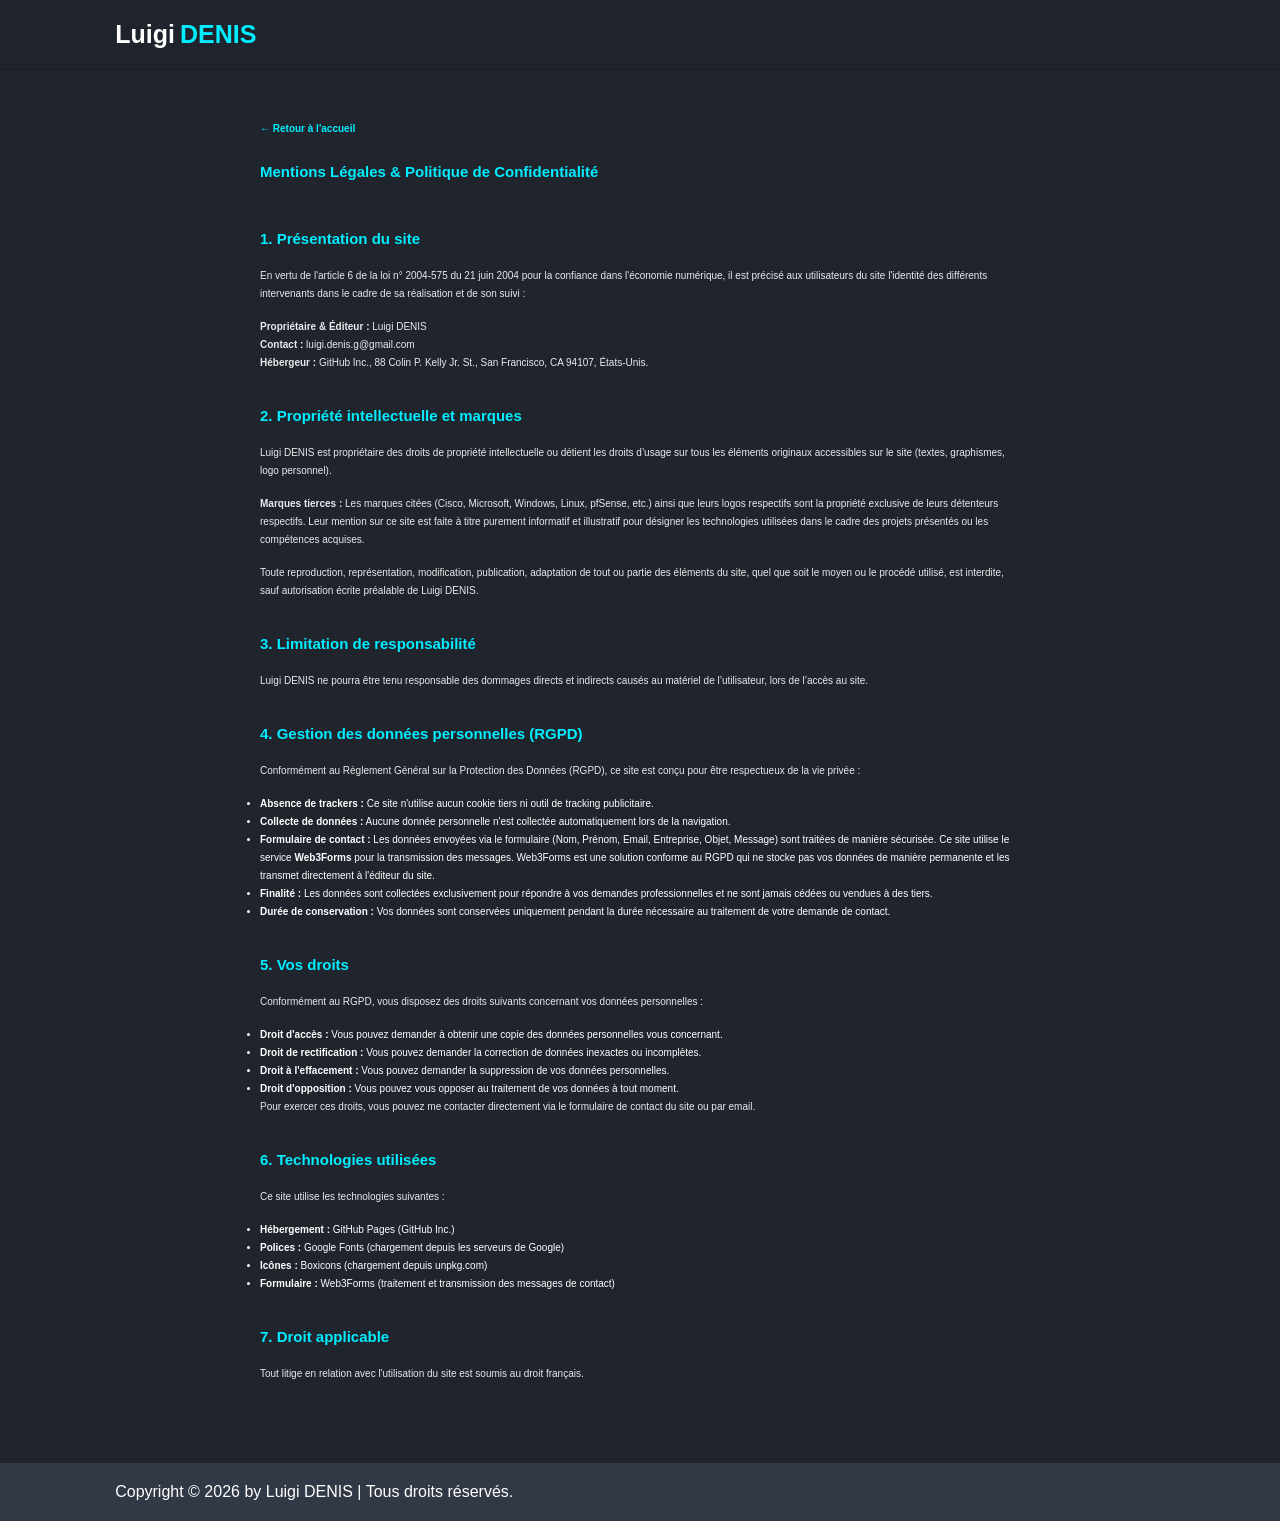
<file: mentions-legales.html>
<!DOCTYPE html>
<html lang="fr">
<head>
    <meta charset="UTF-8">
    <meta name="viewport" content="width=device-width, initial-scale=1.0">
    <title>Mentions Légales | Luigi DENIS</title>
    
    <!-- Sécurité & RGPD -->
    <meta http-equiv="Content-Security-Policy" content="default-src 'self'; style-src 'self' 'unsafe-inline' https://fonts.googleapis.com; font-src 'self' https://fonts.gstatic.com; img-src 'self' data:; frame-ancestors 'none'; object-src 'none';">
    <meta name="referrer" content="strict-origin-when-cross-origin">
    <meta http-equiv="Permissions-Policy" content="camera=(), microphone=(), geolocation=()">

    <link href="https://fonts.googleapis.com/css2?family=Outfit:wght@300;400;600;700&display=swap" rel="stylesheet">
    <link rel="stylesheet" href="style.css">
    <style>
        .legal-container {
            max-width: 800px;
            margin: 120px auto 80px;
            padding: 0 20px;
            color: var(--text-color);
            line-height: 1.8;
        }
        .legal-container h1 { margin-bottom: 40px; color: var(--main-color); }
        .legal-container h2 { margin-top: 30px; margin-bottom: 15px; color: var(--main-color); font-size: 1.5rem; }
        .legal-container p { margin-bottom: 15px; font-size: 1rem; opacity: 0.9; }
        .back-home {
            display: inline-block;
            margin-bottom: 20px;
            color: var(--main-color);
            text-decoration: none;
            font-weight: 600;
        }
        .back-home:hover { text-decoration: underline; }
    </style>
</head>
<body>
    <header class="header sticky">
        <a href="index.html" class="logo">Luigi<span>DENIS</span></a>
    </header>

    <section class="legal-container">
        <a href="index.html" class="back-home">← Retour à l'accueil</a>
        <h1>Mentions Légales & Politique de Confidentialité</h1>

        <div class="legal-content">
            <h2>1. Présentation du site</h2>
            <p>En vertu de l'article 6 de la loi n° 2004-575 du 21 juin 2004 pour la confiance dans l'économie numérique, il est précisé aux utilisateurs du site l'identité des différents intervenants dans le cadre de sa réalisation et de son suivi :</p>
            <p><strong>Propriétaire & Éditeur :</strong> Luigi DENIS<br>
            <strong>Contact :</strong> luigi.denis.g@gmail.com<br>
            <strong>Hébergeur :</strong> GitHub Inc., 88 Colin P. Kelly Jr. St., San Francisco, CA 94107, États-Unis.</p>

            <h2>2. Propriété intellectuelle et marques</h2>
            <p>Luigi DENIS est propriétaire des droits de propriété intellectuelle ou détient les droits d’usage sur tous les éléments originaux accessibles sur le site (textes, graphismes, logo personnel).</p>
            <p><strong>Marques tierces :</strong> Les marques citées (Cisco, Microsoft, Windows, Linux, pfSense, etc.) ainsi que leurs logos respectifs sont la propriété exclusive de leurs détenteurs respectifs. Leur mention sur ce site est faite à titre purement informatif et illustratif pour désigner les technologies utilisées dans le cadre des projets présentés ou les compétences acquises.</p>
            <p>Toute reproduction, représentation, modification, publication, adaptation de tout ou partie des éléments du site, quel que soit le moyen ou le procédé utilisé, est interdite, sauf autorisation écrite préalable de Luigi DENIS.</p>

            <h2>3. Limitation de responsabilité</h2>
            <p>Luigi DENIS ne pourra être tenu responsable des dommages directs et indirects causés au matériel de l’utilisateur, lors de l’accès au site.</p>

            <h2>4. Gestion des données personnelles (RGPD)</h2>
            <p>Conformément au Règlement Général sur la Protection des Données (RGPD), ce site est conçu pour être respectueux de la vie privée :</p>
            <ul>
                <li><strong>Absence de trackers :</strong> Ce site n'utilise aucun cookie tiers ni outil de tracking publicitaire.</li>
                <li><strong>Collecte de données :</strong> Aucune donnée personnelle n'est collectée automatiquement lors de la navigation.</li>
                <li><strong>Formulaire de contact :</strong> Les données envoyées via le formulaire (Nom, Prénom, Email, Entreprise, Objet, Message) sont traitées de manière sécurisée. Ce site utilise le service <strong>Web3Forms</strong> pour la transmission des messages. Web3Forms est une solution conforme au RGPD qui ne stocke pas vos données de manière permanente et les transmet directement à l'éditeur du site.</li>
                <li><strong>Finalité :</strong> Les données sont collectées exclusivement pour répondre à vos demandes professionnelles et ne sont jamais cédées ou vendues à des tiers.</li>
                <li><strong>Durée de conservation :</strong> Vos données sont conservées uniquement pendant la durée nécessaire au traitement de votre demande de contact.</li>
            </ul>

            <h2>5. Vos droits</h2>
            <p>Conformément au RGPD, vous disposez des droits suivants concernant vos données personnelles :</p>
            <ul>
                <li><strong>Droit d'accès :</strong> Vous pouvez demander à obtenir une copie des données personnelles vous concernant.</li>
                <li><strong>Droit de rectification :</strong> Vous pouvez demander la correction de données inexactes ou incomplètes.</li>
                <li><strong>Droit à l'effacement :</strong> Vous pouvez demander la suppression de vos données personnelles.</li>
                <li><strong>Droit d'opposition :</strong> Vous pouvez vous opposer au traitement de vos données à tout moment.</li>
            </ul>
            <p>Pour exercer ces droits, vous pouvez me contacter directement via le formulaire de contact du site ou par email.</p>

            <h2>6. Technologies utilisées</h2>
            <p>Ce site utilise les technologies suivantes :</p>
            <ul>
                <li><strong>Hébergement :</strong> GitHub Pages (GitHub Inc.)</li>
                <li><strong>Polices :</strong> Google Fonts (chargement depuis les serveurs de Google)</li>
                <li><strong>Icônes :</strong> Boxicons (chargement depuis unpkg.com)</li>
                <li><strong>Formulaire :</strong> Web3Forms (traitement et transmission des messages de contact)</li>
            </ul>

            <h2>7. Droit applicable</h2>
            <p>Tout litige en relation avec l'utilisation du site est soumis au droit français.</p>
        </div>
    </section>

    <footer class="footer">
        <div class="footer-text">
            <p>Copyright &copy; 2026 by Luigi DENIS | Tous droits réservés.</p>
        </div>
    </footer>
</body>
</html>
</file>
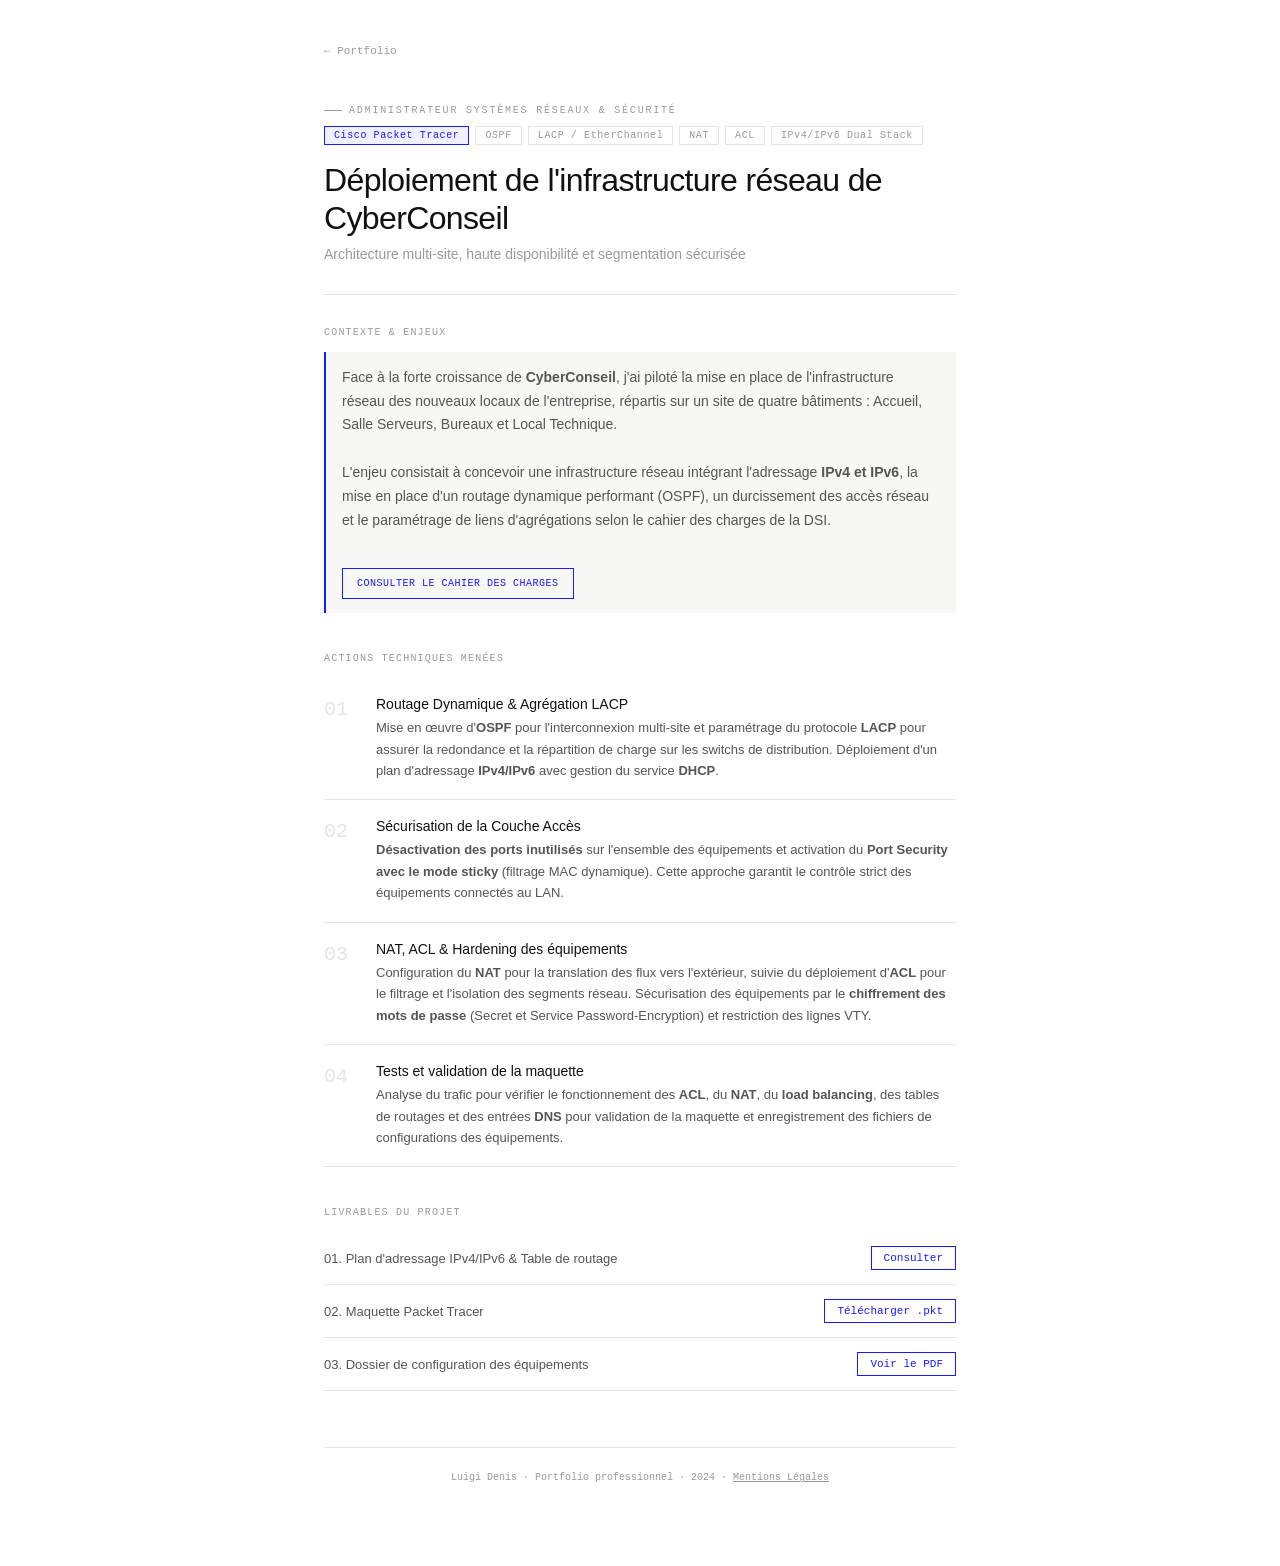
<file: projets/Cyberconseil.html>
<!DOCTYPE html>
<html lang="fr">
<head>
    <meta charset="UTF-8">
    <meta name="viewport" content="width=device-width, initial-scale=1.0">
    <title>Architecture Réseau Multi-site — CyberConseil</title>

    <!-- Sécurité & RGPD -->
    <meta http-equiv="Content-Security-Policy" content="default-src 'self'; style-src 'self' 'unsafe-inline' https://fonts.googleapis.com; font-src 'self' https://fonts.gstatic.com; img-src 'self' data:; frame-ancestors 'none'; object-src 'none'; base-uri 'self'; form-action 'self';">
    <meta name="referrer" content="strict-origin-when-cross-origin">
    <meta http-equiv="Permissions-Policy" content="camera=(), microphone=(), geolocation=()">

    <link rel="preconnect" href="https://fonts.googleapis.com">
    <link rel="preconnect" href="https://fonts.gstatic.com" crossorigin>
    <link href="https://fonts.googleapis.com/css2?family=DM+Sans:wght@300;400;500&family=IBM+Plex+Mono:wght@400&display=swap" rel="stylesheet">
<style>
  *, *::before, *::after { box-sizing: border-box; margin: 0; padding: 0; }

  :root {
    --ink: #111;
    --mid: #555;
    --muted: #999;
    --rule: #e4e4e4;
    --bg: #f7f7f5;
    --accent: #1a1aff;
    --sans: 'DM Sans', sans-serif;
    --mono: 'IBM Plex Mono', monospace;
  }

  body {
    font-family: var(--sans);
    background: white;
    color: var(--ink);
    max-width: 680px;
    margin: 0 auto;
    padding: 40px 24px 80px;
  }

  .back {
    display: inline-flex; align-items: center; gap: 6px;
    font-family: var(--mono); font-size: 11px;
    color: var(--muted); text-decoration: none;
    margin-bottom: 48px;
  }
  .back:hover { color: var(--ink); }

  .tags { display: flex; flex-wrap: wrap; gap: 6px; margin-bottom: 16px; }
  .tag {
    font-family: var(--mono); font-size: 10px; letter-spacing: 0.06em;
    padding: 3px 9px; border: 1px solid var(--rule); color: var(--muted);
  }
  .tag.hi { border-color: var(--accent); color: var(--accent); background: #f0f0ff; }
  .tag.formation {
    border: none; background: none; padding: 0;
    font-family: var(--mono); font-size: 10px; letter-spacing: 0.18em;
    color: var(--muted); text-transform: uppercase;
    display: flex; align-items: center; gap: 7px;
    margin-bottom: 10px;
  }
  .tag.formation::before {
    content: '';
    display: inline-block; width: 18px; height: 1px;
    background: var(--muted);
  }

  h1 {
    font-size: clamp(22px, 4vw, 32px);
    font-weight: 300; line-height: 1.2;
    letter-spacing: -0.02em; margin-bottom: 8px;
  }
  .sub { font-size: 14px; color: var(--muted); font-weight: 300; margin-bottom: 32px; }

  hr { border: none; border-top: 1px solid var(--rule); margin-bottom: 32px; }

  .label {
    font-family: var(--mono); font-size: 10px;
    letter-spacing: 0.12em; text-transform: uppercase;
    color: var(--muted); margin-bottom: 14px;
  }

  .block { margin-bottom: 40px; }

  .context {
    border-left: 2px solid var(--accent);
    padding: 14px 16px;
    background: var(--bg);
    font-size: 14px; color: var(--mid);
    line-height: 1.7; font-weight: 300;
  }

  .action { display: flex; gap: 20px; padding: 18px 0; border-bottom: 1px solid var(--rule); }
  .action:first-child { border-top: 1px solid var(--rule); }
  .num { font-family: var(--mono); font-size: 20px; color: var(--rule); min-width: 32px; padding-top: 2px; }
  .action h3 { font-size: 14px; font-weight: 500; margin-bottom: 5px; }
  .action p  { font-size: 13px; color: var(--mid); line-height: 1.65; font-weight: 300; }

  .livrable {
    display: flex; align-items: center; justify-content: space-between;
    padding: 14px 0; border-bottom: 1px solid var(--rule); gap: 12px;
  }
  .livrable:first-child { border-top: 1px solid var(--rule); }
  .livrable span { font-size: 13px; color: var(--mid); }
  .livrable a {
    font-family: var(--mono); font-size: 11px; color: var(--accent);
    text-decoration: none; border: 1px solid var(--accent);
    padding: 5px 12px; white-space: nowrap; flex-shrink: 0;
  }
  .livrable a:hover { background: var(--accent); color: white; }
  .btn-context { display: inline-block; margin-top: 12px; margin-right: 8px; font-family: var(--mono); font-size: 10px; color: var(--accent); text-decoration: none; border: 1px solid var(--accent); padding: 6px 14px; transition: all 0.3s ease; text-transform: uppercase; letter-spacing: 0.05em; }
  .btn-context:hover { background: var(--accent); color: white; }

  footer {
    margin-top: 56px; padding-top: 24px; border-top: 1px solid var(--rule);
    font-family: var(--mono); font-size: 10px; color: var(--muted); text-align: center;
  }

  @media (max-width: 480px) {
    .livrable { flex-direction: column; align-items: flex-start; }
  }
</style>
</head>
<body>

<a href="index.html" class="back">← Portfolio</a>

<span class="tag formation">Administrateur Systèmes Réseaux &amp; Sécurité</span>
<div class="tags">
  <span class="tag hi">Cisco Packet Tracer</span>
  <span class="tag">OSPF</span>
  <span class="tag">LACP / EtherChannel</span>
  <span class="tag">NAT</span>
  <span class="tag">ACL</span>
  <span class="tag">IPv4/IPv6 Dual Stack</span>
</div>

<h1>Déploiement de l'infrastructure réseau de CyberConseil</h1>
<p class="sub">Architecture multi-site, haute disponibilité et segmentation sécurisée</p>
<hr>

<div class="block">
  <p class="label">Contexte &amp; Enjeux</p>
  <div class="context">
    Face à la forte croissance de <strong>CyberConseil</strong>, j'ai piloté la mise en place de l'infrastructure réseau des nouveaux locaux de l'entreprise, répartis sur un site de quatre bâtiments : Accueil, Salle Serveurs, Bureaux et Local Technique.
    <br><br>
    L'enjeu consistait à concevoir une infrastructure réseau intégrant l'adressage <strong>IPv4 et IPv6</strong>, la mise en place d'un routage dynamique performant (OSPF), un durcissement des accès réseau et le paramétrage de liens d'agrégations selon le cahier des charges de la DSI.
    <br><br>
    <a href="livrables/cyberconseil_liv/pdf/cahier-des-charges.pdf" target="_blank" class="btn-context">Consulter le cahier des charges</a>
  </div>
</div>

<div class="block">
  <p class="label">Actions techniques menées</p>

  <div class="action">
    <div class="num">01</div>
    <div>
      <h3>Routage Dynamique &amp; Agrégation LACP</h3>
      <p>Mise en œuvre d'<strong>OSPF</strong> pour l'interconnexion multi-site et paramétrage du protocole <strong>LACP</strong> pour assurer la redondance et la répartition de charge sur les switchs de distribution. Déploiement d'un plan d'adressage <strong>IPv4/IPv6</strong> avec gestion du service <strong>DHCP</strong>.</p>
    </div>
  </div>

  <div class="action">
    <div class="num">02</div>
    <div>
      <h3>Sécurisation de la Couche Accès</h3>
      <p><strong>Désactivation des ports inutilisés</strong> sur l'ensemble des équipements et activation du <strong>Port Security avec le mode sticky</strong> (filtrage MAC dynamique). Cette approche garantit le contrôle strict des équipements connectés au LAN.</p>
    </div>
  </div>

  <div class="action">
    <div class="num">03</div>
    <div>
      <h3>NAT, ACL &amp; Hardening des équipements</h3>
      <p>Configuration du <strong>NAT</strong> pour la translation des flux vers l'extérieur, suivie du déploiement d'<strong>ACL</strong> pour le filtrage et l'isolation des segments réseau. Sécurisation des équipements par le <strong>chiffrement des mots de passe</strong> (Secret et Service Password-Encryption) et restriction des lignes VTY.</p>
    </div>
  </div>

  <div class="action">
    <div class="num">04</div>
    <div>
      <h3>Tests et validation de la maquette</h3>
      <p>Analyse du trafic pour vérifier le fonctionnement des <strong>ACL</strong>, du <strong>NAT</strong>, du <strong>load balancing</strong>, des tables de routages et des entrées <strong>DNS</strong> pour validation de la maquette et enregistrement des fichiers de configurations des équipements.</p>
    </div>
  </div>
</div>

<div class="block">
  <p class="label">Livrables du projet</p>

  <div class="livrable">
    <span>01. Plan d'adressage IPv4/IPv6 &amp; Table de routage</span>
    <a href="livrables/cyberconseil_liv/denis-luigi-1-plan-adressage-032024.pdf" target="_blank" rel="noopener noreferrer">Consulter</a>
  </div>
  <div class="livrable">
    <span>02. Maquette Packet Tracer</span>
    <a href="livrables/cyberconseil_liv/denis-luigi-2-fichier-packet-tracer-032024.pkt" target="_blank" rel="noopener noreferrer" download>Télécharger .pkt</a>
  </div>
  <div class="livrable">
    <span>03. Dossier de configuration des équipements</span>
    <a href="livrables/cyberconseil_liv/denis-luigi-3-config-equipements-032024.pdf" target="_blank" rel="noopener noreferrer">Voir le PDF</a>
  </div>
</div>

<footer>Luigi Denis · Portfolio professionnel · 2024 · <a href="../mentions-legales.html" style="color: inherit; text-decoration: underline;">Mentions Légales</a></footer>

</body>
</html>
</file>
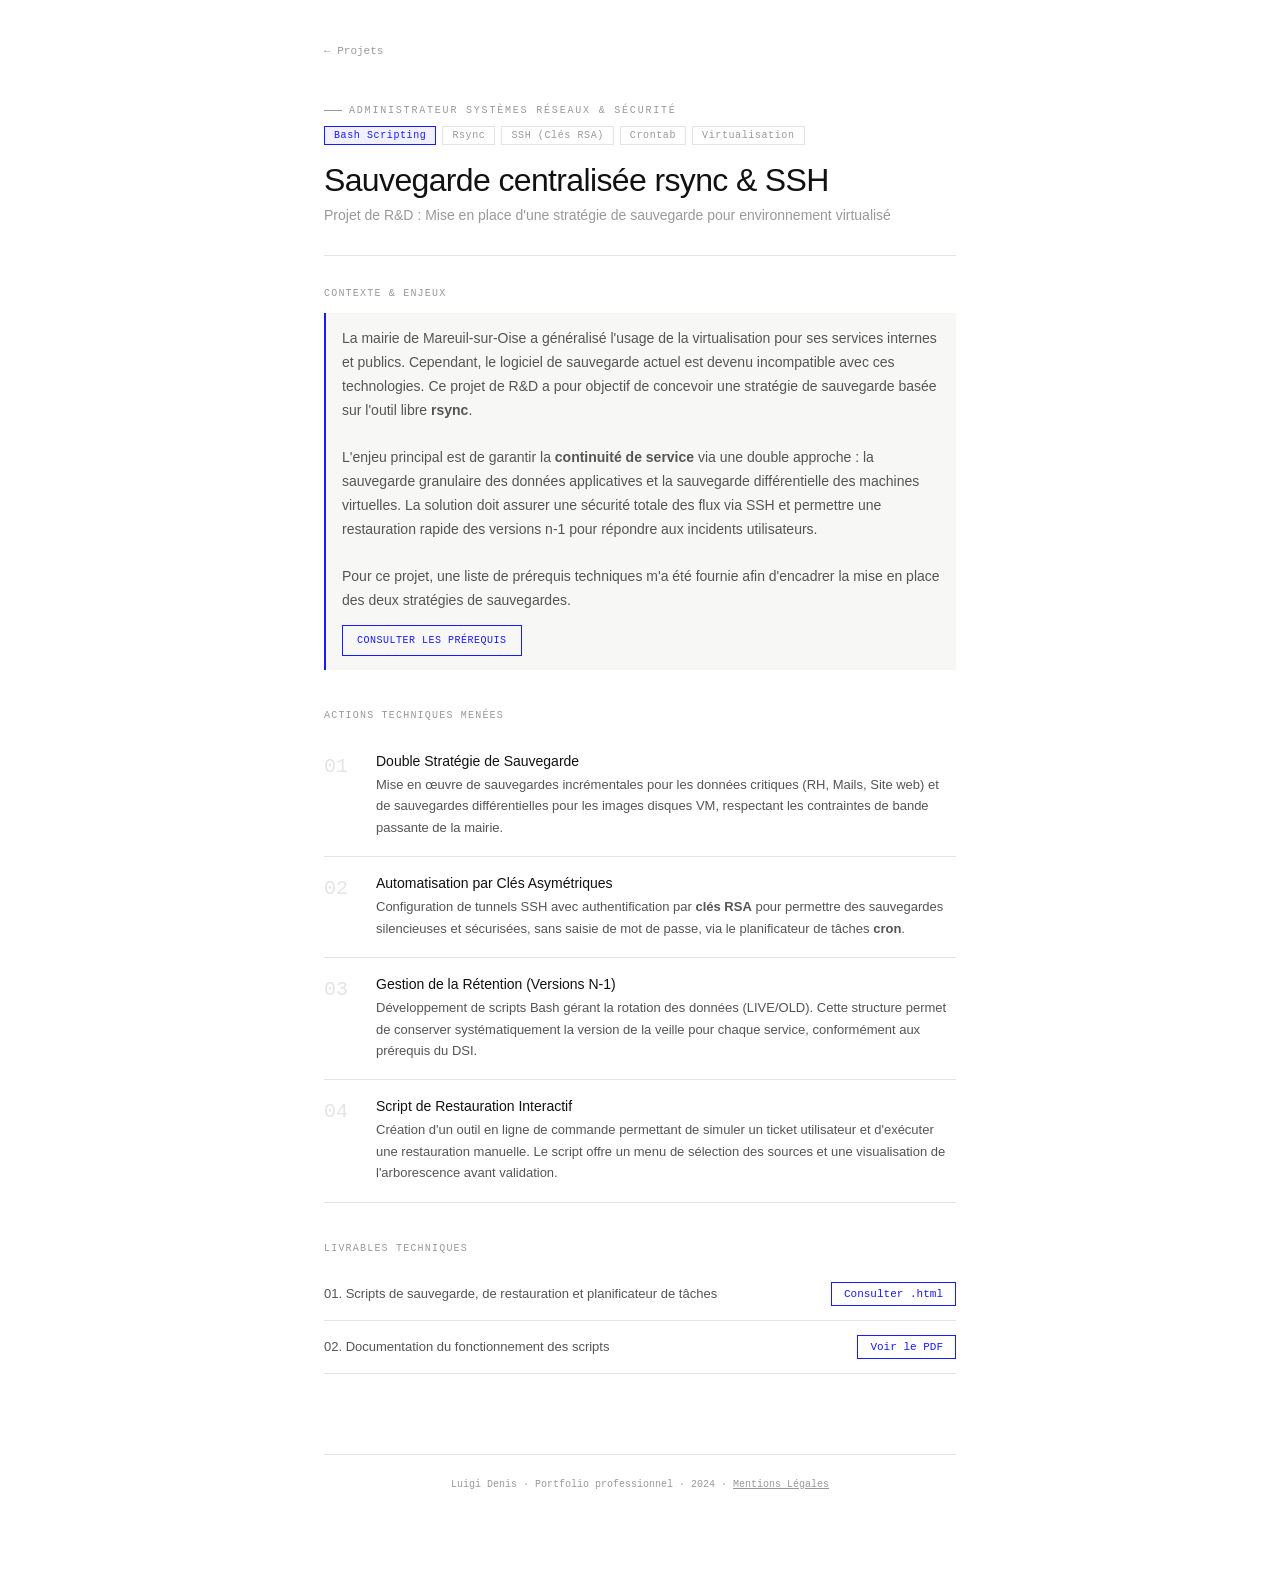
<file: projets/Mairie.html>
<!DOCTYPE html>
<html lang="fr">
<head>
    <meta charset="UTF-8">
    <meta name="viewport" content="width=device-width, initial-scale=1.0">
    <title>Projet R&D Sauvegarde — Luigi Denis</title>

    <!-- Sécurité & RGPD -->
    <meta http-equiv="Content-Security-Policy" content="default-src 'self'; style-src 'self' 'unsafe-inline' https://fonts.googleapis.com; font-src 'self' https://fonts.gstatic.com; img-src 'self' data:; frame-ancestors 'none'; object-src 'none'; base-uri 'self'; form-action 'self';">
    <meta name="referrer" content="strict-origin-when-cross-origin">
    <meta http-equiv="Permissions-Policy" content="camera=(), microphone=(), geolocation=()">

    <link rel="preconnect" href="https://fonts.googleapis.com">
    <link rel="preconnect" href="https://fonts.gstatic.com" crossorigin>
    <link href="https://fonts.googleapis.com/css2?family=DM+Sans:wght@300;400;500&family=IBM+Plex+Mono:wght@400&display=swap" rel="stylesheet">
<style>
  *, *::before, *::after { box-sizing: border-box; margin: 0; padding: 0; }
  :root {
    --ink: #111; --mid: #555; --muted: #999; --rule: #e4e4e4;
    --bg: #f7f7f5; --accent: #1a1aff; --sans: 'DM Sans', sans-serif; --mono: 'IBM Plex Mono', monospace;
  }
  body { font-family: var(--sans); background: white; color: var(--ink); max-width: 680px; margin: 0 auto; padding: 40px 24px 80px; }
  .back { display: inline-flex; align-items: center; gap: 6px; font-family: var(--mono); font-size: 11px; color: var(--muted); text-decoration: none; margin-bottom: 48px; }
  .tag.formation { border: none; background: none; padding: 0; font-family: var(--mono); font-size: 10px; letter-spacing: 0.18em; color: var(--muted); text-transform: uppercase; display: flex; align-items: center; gap: 7px; margin-bottom: 10px; }
  .tag.formation::before { content: ''; display: inline-block; width: 18px; height: 1px; background: var(--muted); }
  .tags { display: flex; flex-wrap: wrap; gap: 6px; margin-bottom: 16px; }
  .tag { font-family: var(--mono); font-size: 10px; letter-spacing: 0.06em; padding: 3px 9px; border: 1px solid var(--rule); color: var(--muted); }
  .tag.hi { border-color: var(--accent); color: var(--accent); background: #f0f0ff; }
  h1 { font-size: clamp(22px, 4vw, 32px); font-weight: 300; line-height: 1.2; letter-spacing: -0.02em; margin-bottom: 8px; }
  .sub { font-size: 14px; color: var(--muted); font-weight: 300; margin-bottom: 32px; }
  hr { border: none; border-top: 1px solid var(--rule); margin-bottom: 32px; }
  .label { font-family: var(--mono); font-size: 10px; letter-spacing: 0.12em; text-transform: uppercase; color: var(--muted); margin-bottom: 14px; }
  .block { margin-bottom: 40px; }
  .context { border-left: 2px solid var(--accent); padding: 14px 16px; background: var(--bg); font-size: 14px; color: var(--mid); line-height: 1.7; font-weight: 300; }
  .action { display: flex; gap: 20px; padding: 18px 0; border-bottom: 1px solid var(--rule); }
  .num { font-family: var(--mono); font-size: 20px; color: var(--rule); min-width: 32px; padding-top: 2px; }
  .action h3 { font-size: 14px; font-weight: 500; margin-bottom: 5px; }
  .action p  { font-size: 13px; color: var(--mid); line-height: 1.65; font-weight: 300; }
  .livrable { display: flex; align-items: center; justify-content: space-between; padding: 14px 0; border-bottom: 1px solid var(--rule); gap: 12px; }
  .livrable span { font-size: 13px; color: var(--mid); }
  .livrable a { font-family: var(--mono); font-size: 11px; color: var(--accent); text-decoration: none; border: 1px solid var(--accent); padding: 5px 12px; transition: all 0.3s ease; }
  .livrable a:hover { background: var(--accent); color: white; }
  .btn-context { display: inline-block; margin-top: 12px; font-family: var(--mono); font-size: 10px; color: var(--accent); text-decoration: none; border: 1px solid var(--accent); padding: 6px 14px; transition: all 0.3s ease; text-transform: uppercase; letter-spacing: 0.05em; }
  .btn-context:hover { background: var(--accent); color: white; }
  footer { margin-top: 80px; padding-top: 24px; border-top: 1px solid var(--rule); font-family: var(--mono); font-size: 10px; color: var(--muted); text-align: center; }
</style>
</head>
<body>

<a href="index.html" class="back">← Projets</a>

<span class="tag formation">Administrateur Systèmes Réseaux &amp; Sécurité</span>

<div class="tags">
  <span class="tag hi">Bash Scripting</span>
  <span class="tag">Rsync</span>
  <span class="tag">SSH (Clés RSA)</span>
  <span class="tag">Crontab</span>
  <span class="tag">Virtualisation</span>
</div>

<h1>Sauvegarde centralisée rsync &amp; SSH</h1>
<p class="sub">Projet de R&amp;D : Mise en place d'une stratégie de sauvegarde pour environnement virtualisé</p>
<hr>

<div class="block">
  <p class="label">Contexte &amp; Enjeux</p>
  <div class="context">
    La mairie de Mareuil-sur-Oise a généralisé l'usage de la virtualisation pour ses services internes et publics. Cependant, le logiciel de sauvegarde actuel est devenu incompatible avec ces technologies. Ce projet de R&amp;D a pour objectif de concevoir une stratégie de sauvegarde basée sur l'outil libre <strong>rsync</strong>.
    <br><br>
    L'enjeu principal est de garantir la <strong>continuité de service</strong> via une double approche : la sauvegarde granulaire des données applicatives et la sauvegarde différentielle des machines virtuelles. La solution doit assurer une sécurité totale des flux via SSH et permettre une restauration rapide des versions n-1 pour répondre aux incidents utilisateurs.
    <br><br>
    Pour ce projet, une liste de prérequis techniques m'a été fournie afin d'encadrer la mise en place des deux stratégies de sauvegardes.
    <br>
    <a href="livrables/mairie_liv/prerequis-mairie-rsync.pdf" target="_blank" class="btn-context">Consulter les prérequis</a>
  </div>
</div>

<div class="block">
  <p class="label">Actions techniques menées</p>

  <div class="action">
    <div class="num">01</div>
    <div>
      <h3>Double Stratégie de Sauvegarde</h3>
      <p>Mise en œuvre de sauvegardes incrémentales pour les données critiques (RH, Mails, Site web) et de sauvegardes différentielles pour les images disques VM, respectant les contraintes de bande passante de la mairie.</p>
    </div>
  </div>

  <div class="action">
    <div class="num">02</div>
    <div>
      <h3>Automatisation par Clés Asymétriques</h3>
      <p>Configuration de tunnels SSH avec authentification par <strong>clés RSA</strong> pour permettre des sauvegardes silencieuses et sécurisées, sans saisie de mot de passe, via le planificateur de tâches <strong>cron</strong>.</p>
    </div>
  </div>

  <div class="action">
    <div class="num">03</div>
    <div>
      <h3>Gestion de la Rétention (Versions N-1)</h3>
      <p>Développement de scripts Bash gérant la rotation des données (LIVE/OLD). Cette structure permet de conserver systématiquement la version de la veille pour chaque service, conformément aux prérequis du DSI.</p>
    </div>
  </div>

  <div class="action">
    <div class="num">04</div>
    <div>
      <h3>Script de Restauration Interactif</h3>
      <p>Création d'un outil en ligne de commande permettant de simuler un ticket utilisateur et d'exécuter une restauration manuelle. Le script offre un menu de sélection des sources et une visualisation de l'arborescence avant validation.</p>
    </div>
  </div>
</div>

<div class="block">
  <p class="label">Livrables techniques</p>
  <div class="livrable">
    <span>01. Scripts de sauvegarde, de restauration et planificateur de tâches</span>
    <a href="livrables/mairie_liv/scripts-sauvegarde-et-restauration.html" target="_blank">Consulter .html</a>
  </div>
  <div class="livrable">
    <span>02. Documentation du fonctionnement des scripts</span>
    <a href="livrables/mairie_liv/documentation-sauvegarde.pdf" target="_blank">Voir le PDF</a>
  </div>
</div>

<footer>Luigi Denis · Portfolio professionnel · 2024 · <a href="../mentions-legales.html" style="color: inherit; text-decoration: underline;">Mentions Légales</a></footer>

</body>
</html>
</file>
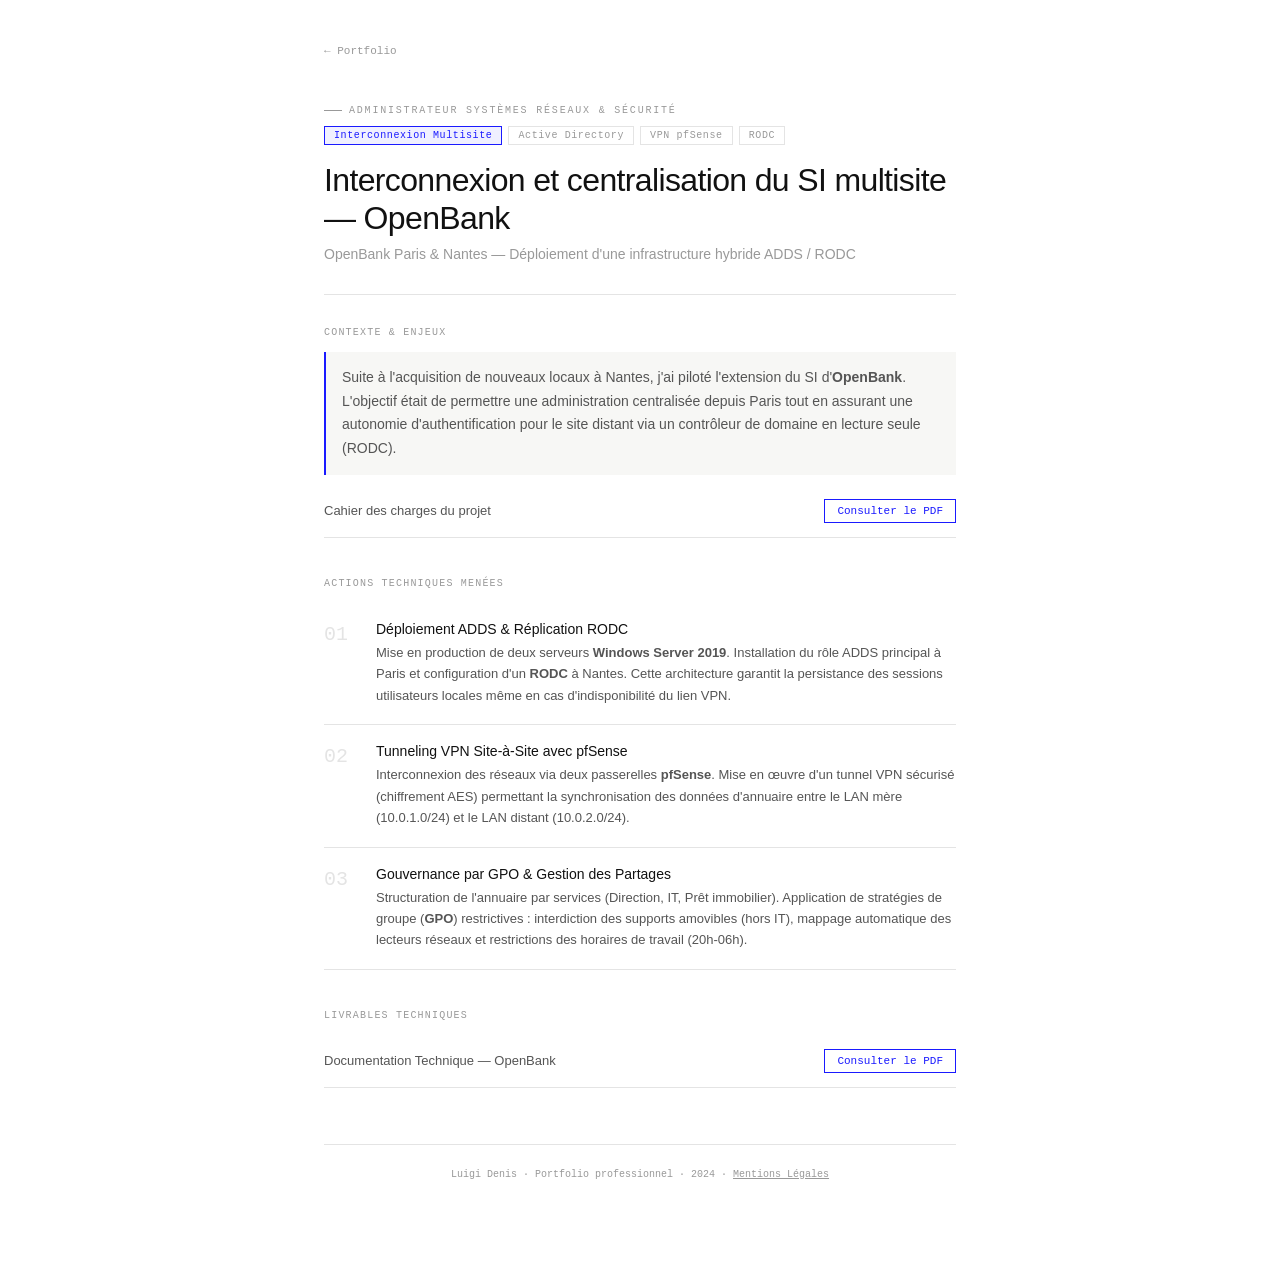
<file: projets/Openbank.html>
<!DOCTYPE html>
<html lang="fr">
<head>
    <meta charset="UTF-8">
    <meta name="viewport" content="width=device-width, initial-scale=1.0">
    <title>Interconnexion Multisite — OpenBank</title>

    <!-- Sécurité & RGPD -->
    <meta http-equiv="Content-Security-Policy" content="default-src 'self'; style-src 'self' 'unsafe-inline' https://fonts.googleapis.com; font-src 'self' https://fonts.gstatic.com; img-src 'self' data:; frame-ancestors 'none'; object-src 'none'; base-uri 'self'; form-action 'self';">
    <meta name="referrer" content="strict-origin-when-cross-origin">
    <meta http-equiv="Permissions-Policy" content="camera=(), microphone=(), geolocation=()">

    <link rel="preconnect" href="https://fonts.googleapis.com">
    <link rel="preconnect" href="https://fonts.gstatic.com" crossorigin>
    <link href="https://fonts.googleapis.com/css2?family=DM+Sans:wght@300;400;500&family=IBM+Plex+Mono:wght@400&display=swap" rel="stylesheet">
<style>
  *, *::before, *::after { box-sizing: border-box; margin: 0; padding: 0; }

  :root {
    --ink: #111;
    --mid: #555;
    --muted: #999;
    --rule: #e4e4e4;
    --bg: #f7f7f5;
    --accent: #1a1aff;
    --sans: 'DM Sans', sans-serif;
    --mono: 'IBM Plex Mono', monospace;
  }

  body {
    font-family: var(--sans);
    background: white;
    color: var(--ink);
    max-width: 680px;
    margin: 0 auto;
    padding: 40px 24px 80px;
  }

  .back {
    display: inline-flex; align-items: center; gap: 6px;
    font-family: var(--mono); font-size: 11px;
    color: var(--muted); text-decoration: none;
    margin-bottom: 48px;
  }
  .back:hover { color: var(--ink); }

  .tags { display: flex; flex-wrap: wrap; gap: 6px; margin-bottom: 16px; }
  .tag {
    font-family: var(--mono); font-size: 10px; letter-spacing: 0.06em;
    padding: 3px 9px; border: 1px solid var(--rule); color: var(--muted);
  }
  .tag.hi { border-color: var(--accent); color: var(--accent); background: #f0f0ff; }
  .tag.formation {
    border: none; background: none; padding: 0;
    font-family: var(--mono); font-size: 10px; letter-spacing: 0.18em;
    color: var(--muted); text-transform: uppercase;
    display: flex; align-items: center; gap: 7px;
    margin-bottom: 10px;
  }
  .tag.formation::before {
    content: '';
    display: inline-block; width: 18px; height: 1px;
    background: var(--muted);
  }

  h1 {
    font-size: clamp(22px, 4vw, 32px);
    font-weight: 300; line-height: 1.2;
    letter-spacing: -0.02em; margin-bottom: 8px;
  }
  .sub { font-size: 14px; color: var(--muted); font-weight: 300; margin-bottom: 32px; }

  hr { border: none; border-top: 1px solid var(--rule); margin-bottom: 32px; }

  .label {
    font-family: var(--mono); font-size: 10px;
    letter-spacing: 0.12em; text-transform: uppercase;
    color: var(--muted); margin-bottom: 14px;
  }

  .block { margin-bottom: 40px; }

  .context {
    border-left: 2px solid var(--accent);
    padding: 14px 16px;
    background: var(--bg);
    font-size: 14px; color: var(--mid);
    line-height: 1.7; font-weight: 300;
  }

  .action { display: flex; gap: 20px; padding: 18px 0; border-bottom: 1px solid var(--rule); }
  .action:first-child { border-top: 1px solid var(--rule); }
  .num { font-family: var(--mono); font-size: 20px; color: var(--rule); min-width: 32px; padding-top: 2px; }
  .action h3 { font-size: 14px; font-weight: 500; margin-bottom: 5px; }
  .action p  { font-size: 13px; color: var(--mid); line-height: 1.65; font-weight: 300; }

  .livrable {
    display: flex; align-items: center; justify-content: space-between;
    padding: 14px 0; border-bottom: 1px solid var(--rule); gap: 12px;
  }
  .livrable:first-child { border-top: 1px solid var(--rule); }
  .livrable span { font-size: 13px; color: var(--mid); }
  .livrable a {
    font-family: var(--mono); font-size: 11px; color: var(--accent);
    text-decoration: none; border: 1px solid var(--accent);
    padding: 5px 12px; white-space: nowrap; flex-shrink: 0;
  }
  .livrable a:hover { background: var(--accent); color: white; }

  footer {
    margin-top: 56px; padding-top: 24px; border-top: 1px solid var(--rule);
    font-family: var(--mono); font-size: 10px; color: var(--muted); text-align: center;
  }

  @media (max-width: 480px) {
    .livrable { flex-direction: column; align-items: flex-start; }
  }
</style>
</head>
<body>

<a href="index.html" class="back">← Portfolio</a>

<span class="tag formation">Administrateur Systèmes Réseaux &amp; Sécurité</span>
<div class="tags">
  <span class="tag hi">Interconnexion Multisite</span>
  <span class="tag">Active Directory</span>
  <span class="tag">VPN pfSense</span>
  <span class="tag">RODC</span>
</div>

<h1>Interconnexion et centralisation du SI multisite — OpenBank</h1>
<p class="sub">OpenBank Paris &amp; Nantes — Déploiement d'une infrastructure hybride ADDS / RODC</p>
<hr>

<div class="block">
  <p class="label">Contexte & Enjeux</p>
  <div class="context">
    Suite à l'acquisition de nouveaux locaux à Nantes, j'ai piloté l'extension du SI d'<strong>OpenBank</strong>. 
    L'objectif était de permettre une administration centralisée depuis Paris tout en assurant 
    une autonomie d'authentification pour le site distant via un contrôleur de domaine en lecture seule (RODC).
  </div>
  <div class="livrable" style="border-top: none; margin-top: 10px;">
    <span>Cahier des charges du projet</span>
    <a href="livrables/openbank_liv/Cahier_des_charges+.pdf" target="_blank" rel="noopener noreferrer">Consulter le PDF</a>
  </div>
</div>

<div class="block">
  <p class="label">Actions techniques menées</p>

  <div class="action">
    <div class="num">01</div>
    <div>
      <h3>Déploiement ADDS & Réplication RODC</h3>
      <p>Mise en production de deux serveurs <strong>Windows Server 2019</strong>. Installation du rôle ADDS principal à Paris et configuration d'un <strong>RODC</strong> à Nantes. Cette architecture garantit la persistance des sessions utilisateurs locales même en cas d'indisponibilité du lien VPN.</p>
    </div>
  </div>

  <div class="action">
    <div class="num">02</div>
    <div>
      <h3>Tunneling VPN Site-à-Site avec pfSense</h3>
      <p>Interconnexion des réseaux via deux passerelles <strong>pfSense</strong>. Mise en œuvre d'un tunnel VPN sécurisé (chiffrement AES) permettant la synchronisation des données d'annuaire entre le LAN mère (10.0.1.0/24) et le LAN distant (10.0.2.0/24).</p>
    </div>
  </div>

  <div class="action">
    <div class="num">03</div>
    <div>
      <h3>Gouvernance par GPO & Gestion des Partages</h3>
      <p>Structuration de l'annuaire par services (Direction, IT, Prêt immobilier). Application de stratégies de groupe (<strong>GPO</strong>) restrictives : interdiction des supports amovibles (hors IT), mappage automatique des lecteurs réseaux et restrictions des horaires de travail (20h-06h).</p>
    </div>
  </div>
</div>

<div class="block">
  <p class="label">Livrables techniques</p>

  <div class="livrable">
    <span>Documentation Technique — OpenBank</span>
    <a href="livrables/openbank_liv/Documentation_Technique_OpenBank_Denis_Luigi.pdf" target="_blank" rel="noopener noreferrer">Consulter le PDF</a>
  </div>
</div>

<footer>Luigi Denis · Portfolio professionnel · 2024 · <a href="../mentions-legales.html" style="color: inherit; text-decoration: underline;">Mentions Légales</a></footer>

</body>
</html>
</file>
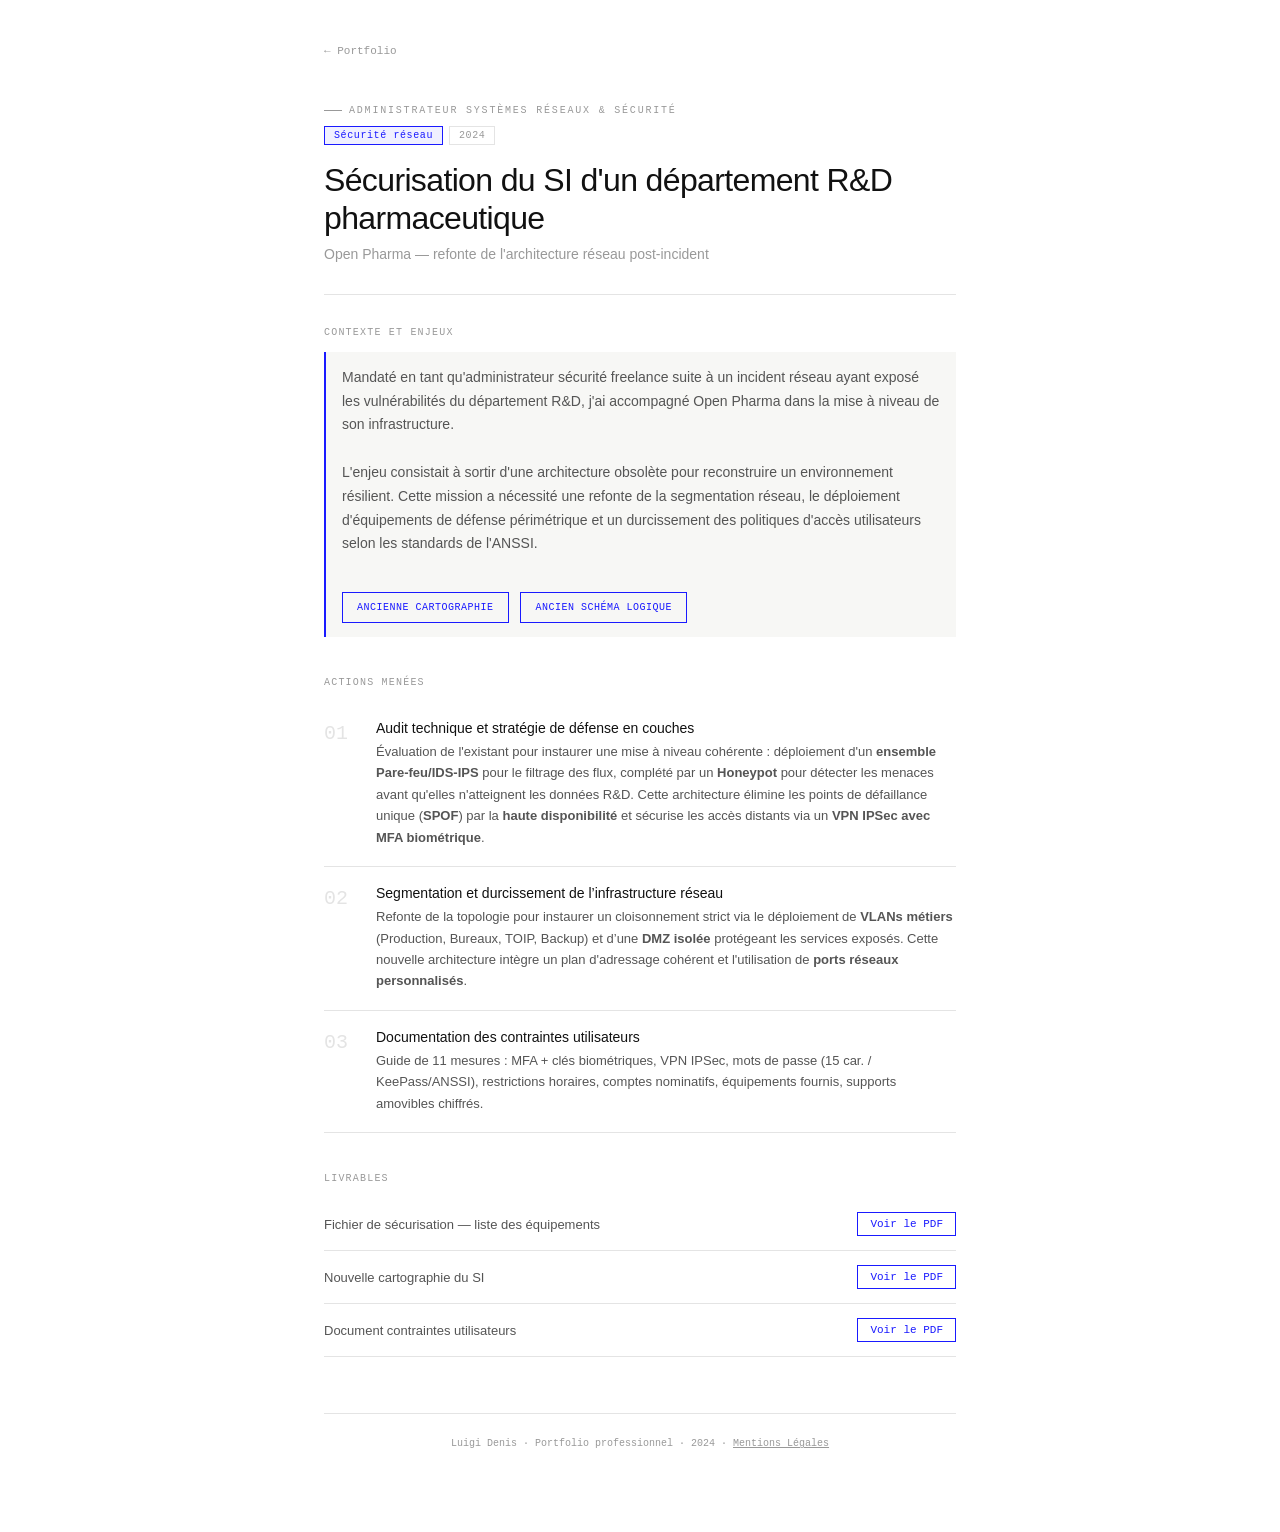
<file: projets/OpenPharma.html>
<!DOCTYPE html>
<html lang="fr">
<head>
    <meta charset="UTF-8">
    <meta name="viewport" content="width=device-width, initial-scale=1.0">
    <title>Sécurisation SI — Open Pharma</title>

    <!-- Sécurité & RGPD -->
    <meta http-equiv="Content-Security-Policy" content="default-src 'self'; style-src 'self' 'unsafe-inline' https://fonts.googleapis.com; font-src 'self' https://fonts.gstatic.com; img-src 'self' data:; frame-ancestors 'none'; object-src 'none'; base-uri 'self'; form-action 'self';">
    <meta name="referrer" content="strict-origin-when-cross-origin">
    <meta http-equiv="Permissions-Policy" content="camera=(), microphone=(), geolocation=()">

    <link rel="preconnect" href="https://fonts.googleapis.com">
    <link rel="preconnect" href="https://fonts.gstatic.com" crossorigin>
    <link href="https://fonts.googleapis.com/css2?family=DM+Sans:wght@300;400;500&family=IBM+Plex+Mono:wght@400&display=swap" rel="stylesheet">
<style>
  *, *::before, *::after { box-sizing: border-box; margin: 0; padding: 0; }

  :root {
    --ink: #111;
    --mid: #555;
    --muted: #999;
    --rule: #e4e4e4;
    --bg: #f7f7f5;
    --accent: #1a1aff;
    --sans: 'DM Sans', sans-serif;
    --mono: 'IBM Plex Mono', monospace;
  }

  body {
    font-family: var(--sans);
    background: white;
    color: var(--ink);
    max-width: 680px;
    margin: 0 auto;
    padding: 40px 24px 80px;
  }

  /* NAV */
  .back {
    display: inline-flex; align-items: center; gap: 6px;
    font-family: var(--mono); font-size: 11px;
    color: var(--muted); text-decoration: none;
    margin-bottom: 48px;
  }
  .back:hover { color: var(--ink); }

  /* HEADER */
  .tag.formation {
    border: none; background: none; padding: 0;
    font-family: var(--mono); font-size: 10px; letter-spacing: 0.18em;
    color: var(--muted); text-transform: uppercase;
    display: flex; align-items: center; gap: 7px;
    margin-bottom: 10px;
  }
  .tag.formation::before {
    content: '';
    display: inline-block; width: 18px; height: 1px;
    background: var(--muted);
  }

  .tags { display: flex; flex-wrap: wrap; gap: 6px; margin-bottom: 16px; }
  .tag {
    font-family: var(--mono); font-size: 10px; letter-spacing: 0.06em;
    padding: 3px 9px; border: 1px solid var(--rule); color: var(--muted);
  }
  .tag.hi { border-color: var(--accent); color: var(--accent); background: #f0f0ff; }

  h1 {
    font-size: clamp(22px, 4vw, 32px);
    font-weight: 300; line-height: 1.2;
    letter-spacing: -0.02em; margin-bottom: 8px;
  }
  .sub { font-size: 14px; color: var(--muted); font-weight: 300; margin-bottom: 32px; }

  hr { border: none; border-top: 1px solid var(--rule); margin-bottom: 32px; }

  /* SECTIONS */
  .label {
    font-family: var(--mono); font-size: 10px;
    letter-spacing: 0.12em; text-transform: uppercase;
    color: var(--muted); margin-bottom: 14px;
  }

  .block { margin-bottom: 40px; }

  .context {
    border-left: 2px solid var(--accent);
    padding: 14px 16px;
    background: var(--bg);
    font-size: 14px; color: var(--mid);
    line-height: 1.7; font-weight: 300;
  }

  /* ACTIONS */
  .action { display: flex; gap: 20px; padding: 18px 0; border-bottom: 1px solid var(--rule); }
  .action:first-child { border-top: 1px solid var(--rule); }
  .num { font-family: var(--mono); font-size: 20px; color: var(--rule); min-width: 32px; padding-top: 2px; }
  .action h3 { font-size: 14px; font-weight: 500; margin-bottom: 5px; }
  .action p  { font-size: 13px; color: var(--mid); line-height: 1.65; font-weight: 300; }

  /* LIVRABLES */
  .livrable {
    display: flex; align-items: center; justify-content: space-between;
    padding: 14px 0; border-bottom: 1px solid var(--rule); gap: 12px;
  }
  .livrable:first-child { border-top: 1px solid var(--rule); }
  .livrable span { font-size: 13px; color: var(--mid); }
  .livrable a {
    font-family: var(--mono); font-size: 11px; color: var(--accent);
    text-decoration: none; border: 1px solid var(--accent);
    padding: 5px 12px; white-space: nowrap; flex-shrink: 0;
  }
  .livrable a:hover { background: var(--accent); color: white; }
  .btn-context { display: inline-block; margin-top: 12px; margin-right: 8px; font-family: var(--mono); font-size: 10px; color: var(--accent); text-decoration: none; border: 1px solid var(--accent); padding: 6px 14px; transition: all 0.3s ease; text-transform: uppercase; letter-spacing: 0.05em; }
  .btn-context:hover { background: var(--accent); color: white; }

  footer {
    margin-top: 56px; padding-top: 24px; border-top: 1px solid var(--rule);
    font-family: var(--mono); font-size: 10px; color: var(--muted); text-align: center;
  }

  @media (max-width: 480px) {
    .livrable { flex-direction: column; align-items: flex-start; }
  }
</style>
</head>
<body>

<a href="index.html" class="back">← Portfolio</a>

<span class="tag formation">Administrateur Systèmes Réseaux &amp; Sécurité</span>
<div class="tags">
  <span class="tag hi">Sécurité réseau</span>
  <span class="tag">2024</span>
</div>

<h1>Sécurisation du SI d'un département R&amp;D pharmaceutique</h1>
<p class="sub">Open Pharma — refonte de l'architecture réseau post-incident</p>
<hr>

<div class="block">
  <p class="label">Contexte et Enjeux</p>
  <div class="context">
    Mandaté en tant qu'administrateur sécurité freelance suite à un incident réseau ayant exposé les vulnérabilités du département R&amp;D, j'ai accompagné Open Pharma dans la mise à niveau de son infrastructure.
    <br><br>
    L'enjeu consistait à sortir d'une architecture obsolète pour reconstruire un environnement résilient. Cette mission a nécessité une refonte de la segmentation réseau, le déploiement d'équipements de défense périmétrique et un durcissement des politiques d'accès utilisateurs selon les standards de l'ANSSI.
    <br><br>
    <a href="livrables/openpharma_liv/img/ancienne-cartographie.jpg" target="_blank" class="btn-context">Ancienne cartographie</a>
    <a href="livrables/openpharma_liv/img/ancien-schema-logique.jpg" target="_blank" class="btn-context">Ancien schéma logique</a>
  </div>
</div>

<div class="block">
  <p class="label">Actions menées</p>

  <div class="action">
    <div class="num">01</div>
    <div>
      <h3>Audit technique et stratégie de défense en couches</h3>
      <p>Évaluation de l'existant pour instaurer une mise à niveau cohérente : déploiement d'un <strong>ensemble Pare-feu/IDS-IPS</strong> pour le filtrage des flux, complété par un <strong>Honeypot</strong> pour détecter les menaces avant qu'elles n'atteignent les données R&amp;D. Cette architecture élimine les points de défaillance unique (<strong>SPOF</strong>) par la <strong>haute disponibilité</strong> et sécurise les accès distants via un <strong>VPN IPSec avec MFA biométrique</strong>.</p>
    </div>
  </div>

  <div class="action">
    <div class="num">02</div>
    <div>
      <h3>Segmentation et durcissement de l’infrastructure réseau</h3>
      <p>Refonte de la topologie pour instaurer un cloisonnement strict via le déploiement de <strong>VLANs métiers</strong> (Production, Bureaux, TOIP, Backup) et d’une <strong>DMZ isolée</strong> protégeant les services exposés. Cette nouvelle architecture intègre un plan d'adressage cohérent et l'utilisation de <strong>ports réseaux personnalisés</strong>.</p>
    </div>
  </div>

  <div class="action">
    <div class="num">03</div>
    <div>
      <h3>Documentation des contraintes utilisateurs</h3>
      <p>Guide de 11 mesures : MFA + clés biométriques, VPN IPSec, mots de passe (15 car. / KeePass/ANSSI), restrictions horaires, comptes nominatifs, équipements fournis, supports amovibles chiffrés.</p>
    </div>
  </div>
</div>

<div class="block">
  <p class="label">Livrables</p>

  <div class="livrable">
    <span>Fichier de sécurisation — liste des équipements</span>
    <a href="livrables/openpharma_liv/denis-luigi-1-fichier-securisation-062024.pdf" target="_blank" rel="noopener noreferrer">Voir le PDF</a>
  </div>
  <div class="livrable">
    <span>Nouvelle cartographie du SI</span>
    <a href="livrables/openpharma_liv/denis-luigi-2-cartographie-052024.pdf" target="_blank" rel="noopener noreferrer">Voir le PDF</a>
  </div>
  <div class="livrable">
    <span>Document contraintes utilisateurs</span>
    <a href="livrables/openpharma_liv/denis-luigi-3-document-contraintes-062024.pdf" target="_blank" rel="noopener noreferrer">Voir le PDF</a>
  </div>
</div>

<footer>Luigi Denis · Portfolio professionnel · 2024 · <a href="../mentions-legales.html" style="color: inherit; text-decoration: underline;">Mentions Légales</a></footer>

</body>
</html>
</file>
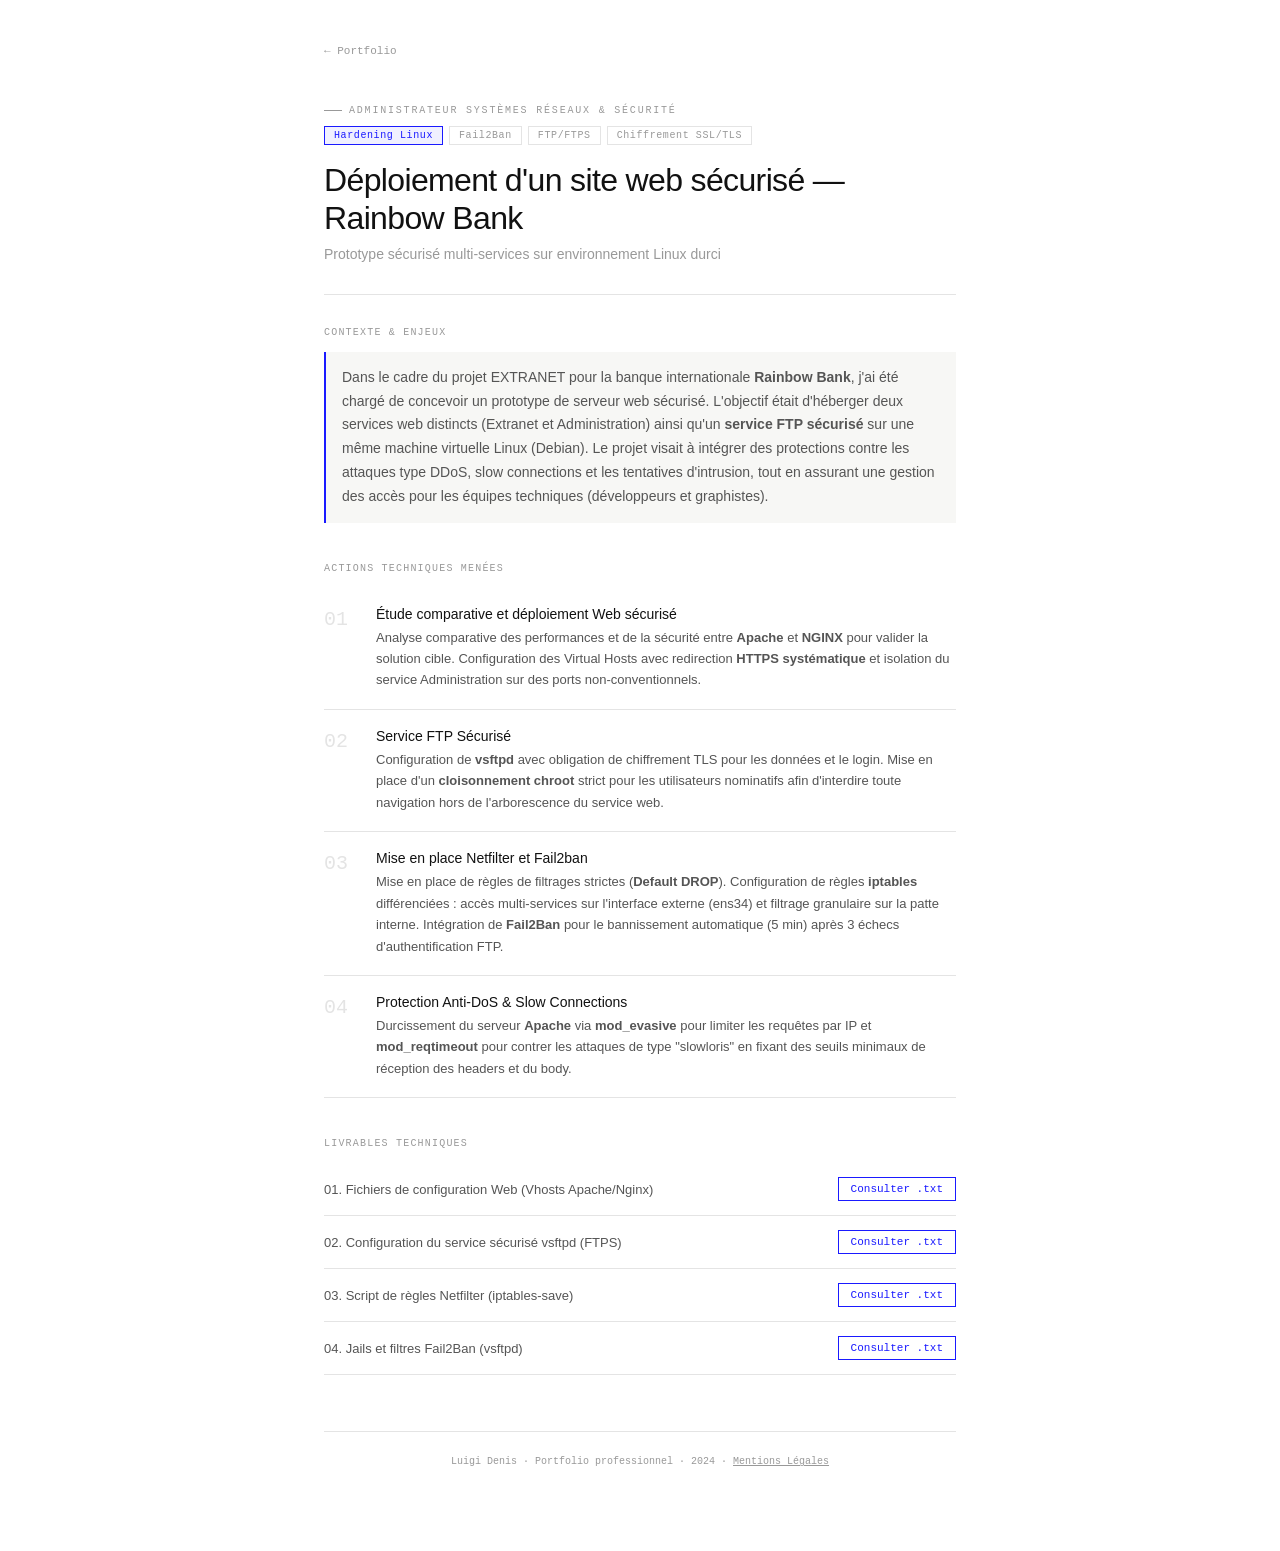
<file: projets/Rainbow Bank.html>
<!DOCTYPE html>
<html lang="fr">
<head>
    <meta charset="UTF-8">
    <meta name="viewport" content="width=device-width, initial-scale=1.0">
    <title>Déploiement d'un site web sécurisé — Rainbow Bank</title>

    <!-- Sécurité & RGPD -->
    <meta http-equiv="Content-Security-Policy" content="default-src 'self'; style-src 'self' 'unsafe-inline' https://fonts.googleapis.com; font-src 'self' https://fonts.gstatic.com; img-src 'self' data:; frame-ancestors 'none'; object-src 'none'; base-uri 'self'; form-action 'self';">
    <meta name="referrer" content="strict-origin-when-cross-origin">
    <meta http-equiv="Permissions-Policy" content="camera=(), microphone=(), geolocation=()">

    <link rel="preconnect" href="https://fonts.googleapis.com">
    <link rel="preconnect" href="https://fonts.gstatic.com" crossorigin>
    <link href="https://fonts.googleapis.com/css2?family=DM+Sans:wght@300;400;500&family=IBM+Plex+Mono:wght@400&display=swap" rel="stylesheet">
<style>
  /* Reset & Base */
  *, *::before, *::after { box-sizing: border-box; margin: 0; padding: 0; }
  :root {
    --ink: #111;
    --mid: #555;
    --muted: #999;
    --rule: #e4e4e4;
    --bg: #f7f7f5;
    --accent: #1a1aff;
    --sans: 'DM Sans', sans-serif;
    --mono: 'IBM Plex Mono', monospace;
  }
  body {
    font-family: var(--sans);
    background: white;
    color: var(--ink);
    max-width: 680px;
    margin: 0 auto;
    padding: 40px 24px 80px;
  }

  /* Navigation */
  .back {
    display: inline-flex; align-items: center; gap: 6px;
    font-family: var(--mono); font-size: 11px;
    color: var(--muted); text-decoration: none;
    margin-bottom: 48px;
  }
  .back:hover { color: var(--ink); }

  /* Tags */
  .tags { display: flex; flex-wrap: wrap; gap: 6px; margin-bottom: 16px; }
  .tag {
    font-family: var(--mono); font-size: 10px; letter-spacing: 0.06em;
    padding: 3px 9px; border: 1px solid var(--rule); color: var(--muted);
  }
  .tag.hi { border-color: var(--accent); color: var(--accent); background: #f0f0ff; }
  .tag.formation {
    border: none; background: none; padding: 0;
    font-family: var(--mono); font-size: 10px; letter-spacing: 0.18em;
    color: var(--muted); text-transform: uppercase;
    display: flex; align-items: center; gap: 7px;
    margin-bottom: 10px;
  }
  .tag.formation::before { content: ''; display: inline-block; width: 18px; height: 1px; background: var(--muted); }

  /* Titres */
  h1 { font-size: clamp(22px, 4vw, 32px); font-weight: 300; line-height: 1.2; letter-spacing: -0.02em; margin-bottom: 8px; }
  .sub { font-size: 14px; color: var(--muted); font-weight: 300; margin-bottom: 32px; }
  hr { border: none; border-top: 1px solid var(--rule); margin-bottom: 32px; }

  /* Sections */
  .label { font-family: var(--mono); font-size: 10px; letter-spacing: 0.12em; text-transform: uppercase; color: var(--muted); margin-bottom: 14px; }
  .block { margin-bottom: 40px; }
  .context { border-left: 2px solid var(--accent); padding: 14px 16px; background: var(--bg); font-size: 14px; color: var(--mid); line-height: 1.7; font-weight: 300; }

  /* Actions Techniques */
  .action { display: flex; gap: 20px; padding: 18px 0; border-bottom: 1px solid var(--rule); }
  .action:first-child { border-top: 1px solid var(--rule); }
  .num { font-family: var(--mono); font-size: 20px; color: var(--rule); min-width: 32px; padding-top: 2px; }
  .action h3 { font-size: 14px; font-weight: 500; margin-bottom: 5px; }
  .action p { font-size: 13px; color: var(--mid); line-height: 1.65; font-weight: 300; }

  /* Livrables */
  .livrable { display: flex; align-items: center; justify-content: space-between; padding: 14px 0; border-bottom: 1px solid var(--rule); gap: 12px; }
  .livrable:first-child { border-top: 1px solid var(--rule); }
  .livrable span { font-size: 13px; color: var(--mid); }
  .livrable a { font-family: var(--mono); font-size: 11px; color: var(--accent); text-decoration: none; border: 1px solid var(--accent); padding: 5px 12px; white-space: nowrap; flex-shrink: 0; }
  .livrable a:hover { background: var(--accent); color: white; }

  footer { margin-top: 56px; padding-top: 24px; border-top: 1px solid var(--rule); font-family: var(--mono); font-size: 10px; color: var(--muted); text-align: center; }
</style>
</head>
<body>

<a href="index.html" class="back">← Portfolio</a>

<span class="tag formation">Administrateur Systèmes Réseaux &amp; Sécurité</span>
<div class="tags">
  <span class="tag hi">Hardening Linux</span>
  <span class="tag">Fail2Ban</span>
  <span class="tag">FTP/FTPS</span>
  <span class="tag">Chiffrement SSL/TLS</span>
</div>

<h1>Déploiement d'un site web sécurisé — Rainbow Bank</h1>
<p class="sub">Prototype sécurisé multi-services sur environnement Linux durci</p>
<hr>

<div class="block">
  <p class="label">Contexte &amp; Enjeux</p>
  <div class="context">
    Dans le cadre du projet EXTRANET pour la banque internationale <strong>Rainbow Bank</strong>, j'ai été chargé de concevoir un prototype de serveur web sécurisé. L'objectif était d'héberger deux services web distincts (Extranet et Administration) ainsi qu'un <strong>service FTP sécurisé</strong> sur une même machine virtuelle Linux (Debian). Le projet visait à intégrer des protections contre les attaques type DDoS, slow connections et les tentatives d'intrusion, tout en assurant une gestion des accès pour les équipes techniques (développeurs et graphistes).
  </div>
</div>

<div class="block">
  <p class="label">Actions techniques menées</p>

  <div class="action">
    <div class="num">01</div>
    <div>
      <h3>Étude comparative et déploiement Web sécurisé</h3>
      <p>Analyse comparative des performances et de la sécurité entre <strong>Apache</strong> et <strong>NGINX</strong> pour valider la solution cible. Configuration des Virtual Hosts avec redirection <strong>HTTPS systématique</strong> et isolation du service Administration sur des ports non-conventionnels.</p>
    </div>
  </div>

  <div class="action">
    <div class="num">02</div>
    <div>
      <h3>Service FTP Sécurisé</h3>
      <p>Configuration de <strong>vsftpd</strong> avec obligation de chiffrement TLS pour les données et le login. Mise en place d'un <strong>cloisonnement chroot</strong> strict pour les utilisateurs nominatifs afin d'interdire toute navigation hors de l'arborescence du service web.</p>
    </div>
  </div>

  <div class="action">
    <div class="num">03</div>
    <div>
      <h3>Mise en place Netfilter et Fail2ban</h3>
      <p>Mise en place de règles de filtrages strictes (<strong>Default DROP</strong>). Configuration de règles <strong>iptables</strong> différenciées : accès multi-services sur l'interface externe (ens34) et filtrage granulaire sur la patte interne. Intégration de <strong>Fail2Ban</strong> pour le bannissement automatique (5 min) après 3 échecs d'authentification FTP.</p>
    </div>
  </div>

  <div class="action">
    <div class="num">04</div>
    <div>
      <h3>Protection Anti-DoS &amp; Slow Connections</h3>
      <p>Durcissement du serveur <strong>Apache</strong> via <strong>mod_evasive</strong> pour limiter les requêtes par IP et <strong>mod_reqtimeout</strong> pour contrer les attaques de type "slowloris" en fixant des seuils minimaux de réception des headers et du body.</p>
    </div>
  </div>
</div>

<div class="block">
  <p class="label">Livrables techniques</p>

  <div class="livrable">
    <span>01. Fichiers de configuration Web (Vhosts Apache/Nginx)</span>
    <a href="#">Consulter .txt</a>
  </div>
  <div class="livrable">
    <span>02. Configuration du service sécurisé vsftpd (FTPS)</span>
    <a href="#">Consulter .txt</a>
  </div>
  <div class="livrable">
    <span>03. Script de règles Netfilter (iptables-save)</span>
    <a href="#">Consulter .txt</a>
  </div>
  <div class="livrable">
    <span>04. Jails et filtres Fail2Ban (vsftpd)</span>
    <a href="#">Consulter .txt</a>
  </div>
</div>

<footer>Luigi Denis · Portfolio professionnel · 2024 · <a href="../mentions-legales.html" style="color: inherit; text-decoration: underline;">Mentions Légales</a></footer>

</body>
</html>
</file>
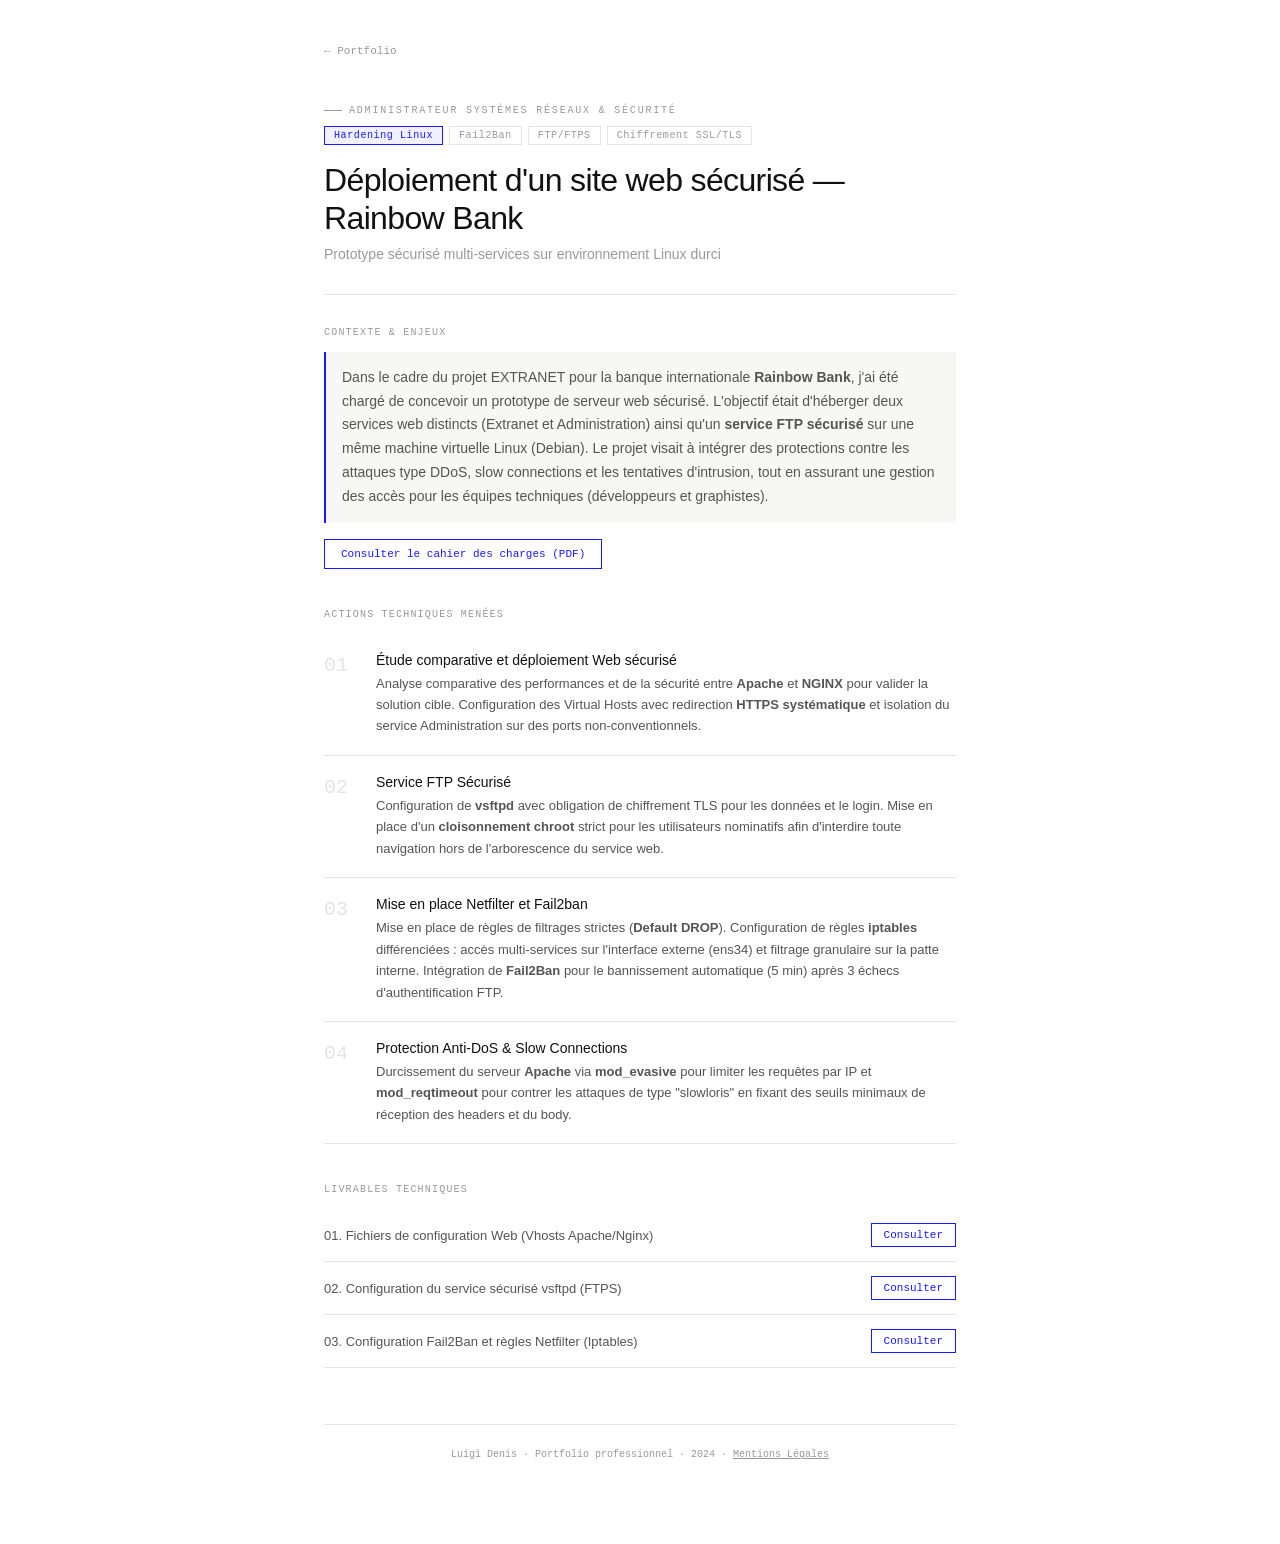
<file: projets/rainbow-bank.html>
<!DOCTYPE html>
<html lang="fr">
<head>
    <meta charset="UTF-8">
    <meta name="viewport" content="width=device-width, initial-scale=1.0">
    <title>Déploiement d'un site web sécurisé — Rainbow Bank</title>

    <!-- Sécurité & RGPD -->
    <meta http-equiv="Content-Security-Policy" content="default-src 'self'; style-src 'self' 'unsafe-inline' https://fonts.googleapis.com; font-src 'self' https://fonts.gstatic.com; img-src 'self' data:; frame-ancestors 'none'; object-src 'none'; base-uri 'self'; form-action 'self';">
    <meta name="referrer" content="strict-origin-when-cross-origin">
    <meta http-equiv="Permissions-Policy" content="camera=(), microphone=(), geolocation=()">

    <link rel="preconnect" href="https://fonts.googleapis.com">
    <link rel="preconnect" href="https://fonts.gstatic.com" crossorigin>
    <link href="https://fonts.googleapis.com/css2?family=DM+Sans:wght@300;400;500&family=IBM+Plex+Mono:wght@400&display=swap" rel="stylesheet">
<style>
  /* Reset & Base */
  *, *::before, *::after { box-sizing: border-box; margin: 0; padding: 0; }
  :root {
    --ink: #111;
    --mid: #555;
    --muted: #999;
    --rule: #e4e4e4;
    --bg: #f7f7f5;
    --accent: #1a1aff;
    --sans: 'DM Sans', sans-serif;
    --mono: 'IBM Plex Mono', monospace;
  }
  body {
    font-family: var(--sans);
    background: white;
    color: var(--ink);
    max-width: 680px;
    margin: 0 auto;
    padding: 40px 24px 80px;
  }

  /* Navigation */
  .back {
    display: inline-flex; align-items: center; gap: 6px;
    font-family: var(--mono); font-size: 11px;
    color: var(--muted); text-decoration: none;
    margin-bottom: 48px;
  }
  .back:hover { color: var(--ink); }

  /* Tags */
  .tags { display: flex; flex-wrap: wrap; gap: 6px; margin-bottom: 16px; }
  .tag {
    font-family: var(--mono); font-size: 10px; letter-spacing: 0.06em;
    padding: 3px 9px; border: 1px solid var(--rule); color: var(--muted);
  }
  .tag.hi { border-color: var(--accent); color: var(--accent); background: #f0f0ff; }
  .tag.formation {
    border: none; background: none; padding: 0;
    font-family: var(--mono); font-size: 10px; letter-spacing: 0.18em;
    color: var(--muted); text-transform: uppercase;
    display: flex; align-items: center; gap: 7px;
    margin-bottom: 10px;
  }
  .tag.formation::before { content: ''; display: inline-block; width: 18px; height: 1px; background: var(--muted); }

  /* Titres */
  h1 { font-size: clamp(22px, 4vw, 32px); font-weight: 300; line-height: 1.2; letter-spacing: -0.02em; margin-bottom: 8px; }
  .sub { font-size: 14px; color: var(--muted); font-weight: 300; margin-bottom: 32px; }
  hr { border: none; border-top: 1px solid var(--rule); margin-bottom: 32px; }

  /* Sections */
  .label { font-family: var(--mono); font-size: 10px; letter-spacing: 0.12em; text-transform: uppercase; color: var(--muted); margin-bottom: 14px; }
  .block { margin-bottom: 40px; }
  .context { border-left: 2px solid var(--accent); padding: 14px 16px; background: var(--bg); font-size: 14px; color: var(--mid); line-height: 1.7; font-weight: 300; }

  /* Actions Techniques */
  .action { display: flex; gap: 20px; padding: 18px 0; border-bottom: 1px solid var(--rule); }
  .action:first-child { border-top: 1px solid var(--rule); }
  .num { font-family: var(--mono); font-size: 20px; color: var(--rule); min-width: 32px; padding-top: 2px; }
  .action h3 { font-size: 14px; font-weight: 500; margin-bottom: 5px; }
  .action p { font-size: 13px; color: var(--mid); line-height: 1.65; font-weight: 300; }

  /* Livrables */
  .livrable { display: flex; align-items: center; justify-content: space-between; padding: 14px 0; border-bottom: 1px solid var(--rule); gap: 12px; }
  .livrable:first-child { border-top: 1px solid var(--rule); }
  .livrable span { font-size: 13px; color: var(--mid); }
  .livrable a { font-family: var(--mono); font-size: 11px; color: var(--accent); text-decoration: none; border: 1px solid var(--accent); padding: 5px 12px; white-space: nowrap; flex-shrink: 0; }
  .livrable a:hover { background: var(--accent); color: white; }

  .btn { display: inline-block; font-family: var(--mono); font-size: 11px; color: var(--accent); text-decoration: none; border: 1px solid var(--accent); padding: 8px 16px; margin-top: 16px; transition: all 0.2s ease; }
  .btn:hover { background: var(--accent); color: white; }

  footer { margin-top: 56px; padding-top: 24px; border-top: 1px solid var(--rule); font-family: var(--mono); font-size: 10px; color: var(--muted); text-align: center; }
</style>
</head>
<body>

<a href="index.html" class="back">← Portfolio</a>

<span class="tag formation">Administrateur Systèmes Réseaux &amp; Sécurité</span>
<div class="tags">
  <span class="tag hi">Hardening Linux</span>
  <span class="tag">Fail2Ban</span>
  <span class="tag">FTP/FTPS</span>
  <span class="tag">Chiffrement SSL/TLS</span>
</div>

<h1>Déploiement d'un site web sécurisé — Rainbow Bank</h1>
<p class="sub">Prototype sécurisé multi-services sur environnement Linux durci</p>
<hr>

<div class="block">
  <p class="label">Contexte &amp; Enjeux</p>
  <div class="context">
    Dans le cadre du projet EXTRANET pour la banque internationale <strong>Rainbow Bank</strong>, j'ai été chargé de concevoir un prototype de serveur web sécurisé. L'objectif était d'héberger deux services web distincts (Extranet et Administration) ainsi qu'un <strong>service FTP sécurisé</strong> sur une même machine virtuelle Linux (Debian). Le projet visait à intégrer des protections contre les attaques type DDoS, slow connections et les tentatives d'intrusion, tout en assurant une gestion des accès pour les équipes techniques (développeurs et graphistes).
  </div>
  <a href="livrables/rainbowbank_liv/pdf/cahier-des-charges-extranet.pdf" class="btn" target="_blank">Consulter le cahier des charges (PDF)</a>
</div>

<div class="block">
  <p class="label">Actions techniques menées</p>

  <div class="action">
    <div class="num">01</div>
    <div>
      <h3>Étude comparative et déploiement Web sécurisé</h3>
      <p>Analyse comparative des performances et de la sécurité entre <strong>Apache</strong> et <strong>NGINX</strong> pour valider la solution cible. Configuration des Virtual Hosts avec redirection <strong>HTTPS systématique</strong> et isolation du service Administration sur des ports non-conventionnels.</p>
    </div>
  </div>

  <div class="action">
    <div class="num">02</div>
    <div>
      <h3>Service FTP Sécurisé</h3>
      <p>Configuration de <strong>vsftpd</strong> avec obligation de chiffrement TLS pour les données et le login. Mise en place d'un <strong>cloisonnement chroot</strong> strict pour les utilisateurs nominatifs afin d'interdire toute navigation hors de l'arborescence du service web.</p>
    </div>
  </div>

  <div class="action">
    <div class="num">03</div>
    <div>
      <h3>Mise en place Netfilter et Fail2ban</h3>
      <p>Mise en place de règles de filtrages strictes (<strong>Default DROP</strong>). Configuration de règles <strong>iptables</strong> différenciées : accès multi-services sur l'interface externe (ens34) et filtrage granulaire sur la patte interne. Intégration de <strong>Fail2Ban</strong> pour le bannissement automatique (5 min) après 3 échecs d'authentification FTP.</p>
    </div>
  </div>

  <div class="action">
    <div class="num">04</div>
    <div>
      <h3>Protection Anti-DoS &amp; Slow Connections</h3>
      <p>Durcissement du serveur <strong>Apache</strong> via <strong>mod_evasive</strong> pour limiter les requêtes par IP et <strong>mod_reqtimeout</strong> pour contrer les attaques de type "slowloris" en fixant des seuils minimaux de réception des headers et du body.</p>
    </div>
  </div>
</div>

<div class="block">
  <p class="label">Livrables techniques</p>

  <div class="livrable">
    <span>01. Fichiers de configuration Web (Vhosts Apache/Nginx)</span>
    <a href="livrables/rainbowbank_liv/configuration-serveurs-web.html" target="_blank">Consulter</a>
  </div>
  <div class="livrable">
    <span>02. Configuration du service sécurisé vsftpd (FTPS)</span>
    <a href="livrables/rainbowbank_liv/configuration-vsftpd.html" target="_blank">Consulter</a>
  </div>
  <div class="livrable">
    <span>03. Configuration Fail2Ban et règles Netfilter (Iptables)</span>
    <a href="livrables/rainbowbank_liv/configuration-fail2ban-et-iptables.html" target="_blank">Consulter</a>
  </div>
</div>

<footer>Luigi Denis · Portfolio professionnel · 2024 · <a href="../mentions-legales.html" style="color: inherit; text-decoration: underline;">Mentions Légales</a></footer>

</body>
</html>
</file>
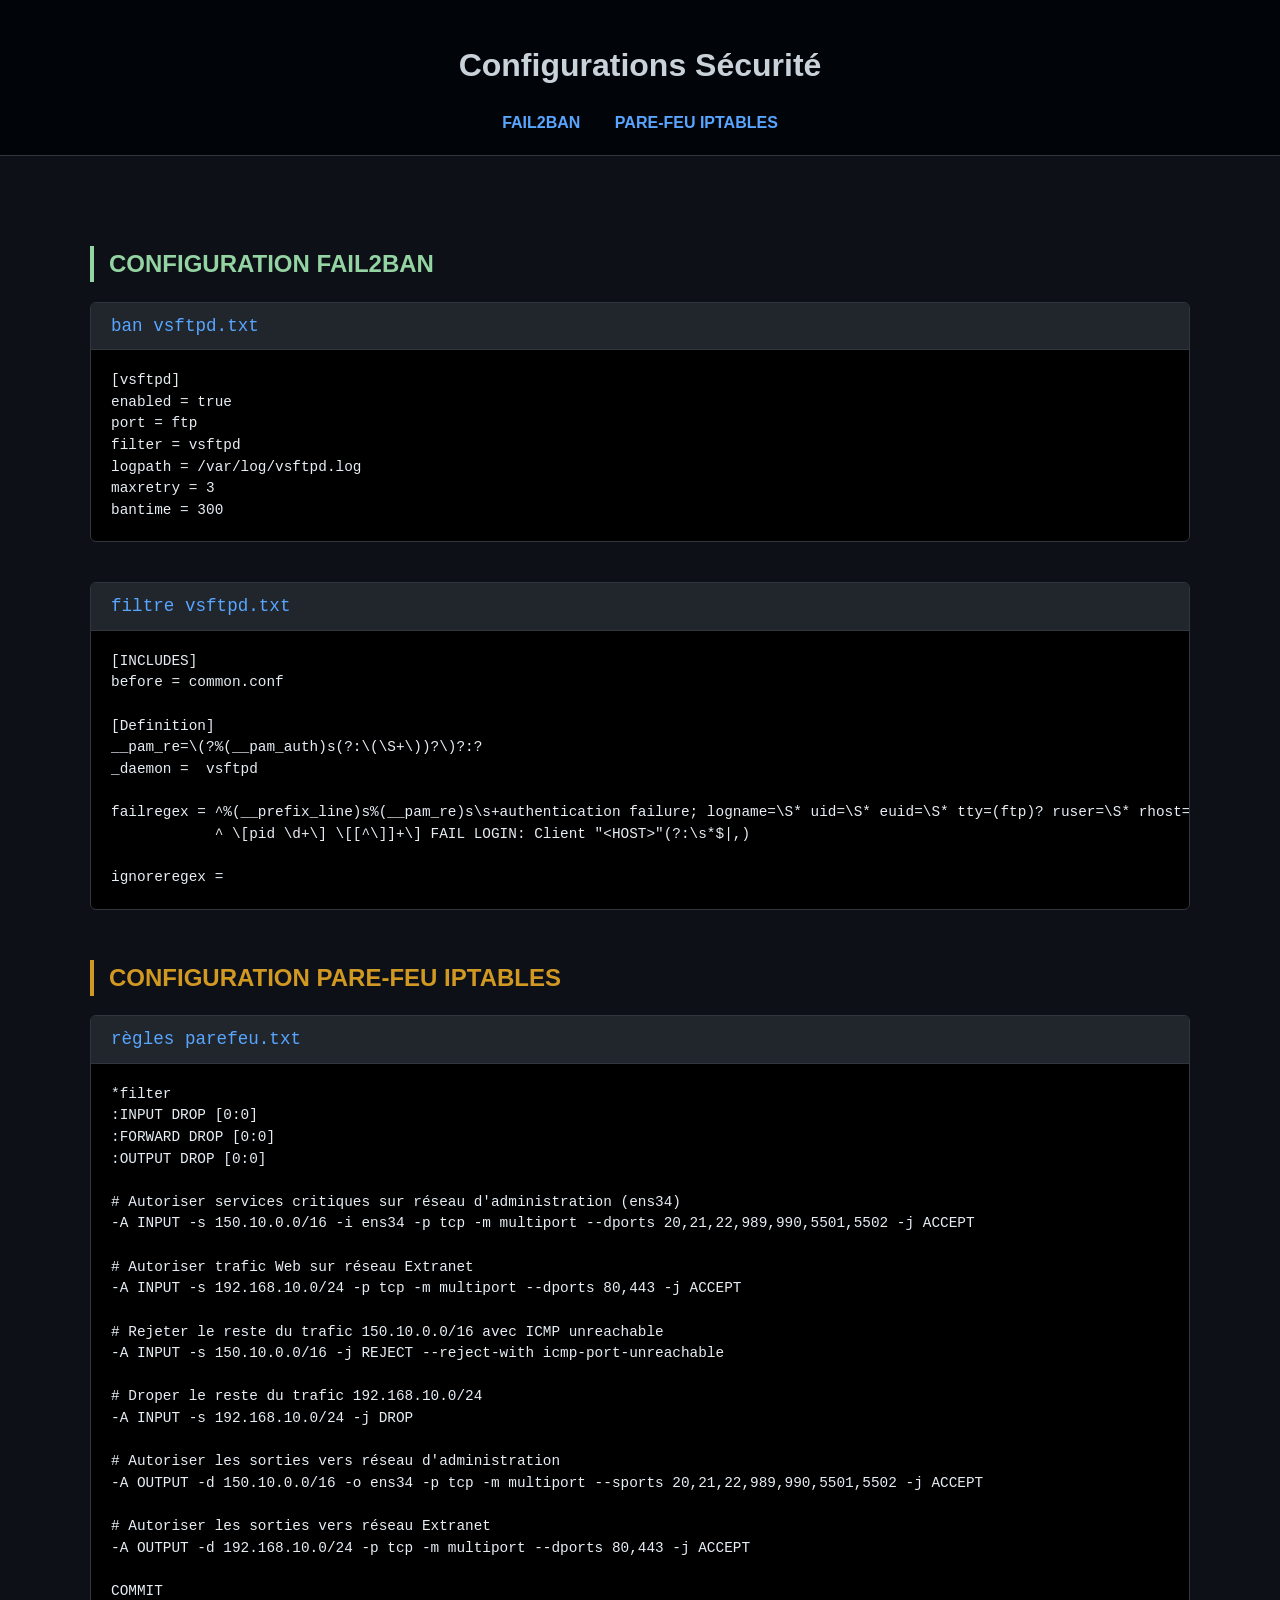
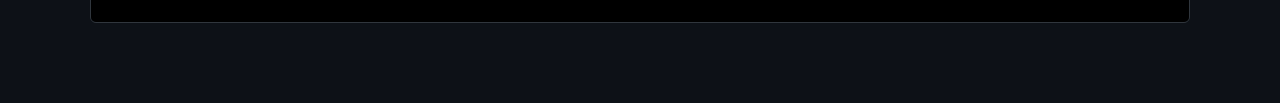
<file: projets/livrables/rainbowbank_liv/configuration-fail2ban-et-iptables.html>
<!DOCTYPE html>
<html lang="fr">
<head>
    <meta charset="UTF-8">
    <title>Configurations Sécurité - Fail2Ban & Pare-feu</title>
    <style>
        :root { --bg: #0d1117; --cont: #161b22; --txt: #c9d1d9; --blue: #58a6ff; --brd: #30363d; --f2b: #94d3a2; --iptables: #d29922; }
        body { font-family: 'Segoe UI', Tahoma, sans-serif; background: var(--bg); color: var(--txt); margin: 0; padding: 0; line-height: 1.5; }
        header { background: #010409; padding: 20px; text-align: center; border-bottom: 1px solid var(--brd); position: sticky; top: 0; z-index: 100; }
        nav a { color: var(--blue); text-decoration: none; margin: 0 15px; font-weight: bold; }
        .container { max-width: 1100px; margin: 20px auto; padding: 20px; }
        .section { background: var(--cont); border: 1px solid var(--brd); border-radius: 6px; margin-bottom: 40px; overflow: hidden; }
        .title { background: #21262d; padding: 10px 20px; color: var(--blue); font-family: monospace; font-size: 1.1rem; border-bottom: 1px solid var(--brd); }
        .f2b-header { color: var(--f2b); border-left: 4px solid var(--f2b); padding-left: 15px; margin-top: 50px; }
        .iptables-header { color: var(--iptables); border-left: 4px solid var(--iptables); padding-left: 15px; margin-top: 50px; }
        pre { margin: 0; padding: 20px; background: #000; overflow-x: auto; }
        code { font-family: 'Consolas', 'Monaco', monospace; color: #e6edf3; font-size: 0.9rem; }
    </style>
</head>
<body>

<header>
    <h1>Configurations Sécurité</h1>
    <nav>
        <a href="#fail2ban-section">FAIL2BAN</a>
        <a href="#iptables-section">PARE-FEU IPTABLES</a>
    </nav>
</header>

<div class="container">

    <h2 id="fail2ban-section" class="f2b-header">CONFIGURATION FAIL2BAN</h2>

    <div class="section">
        <div class="title">ban vsftpd.txt</div>
        <pre><code>[vsftpd]
enabled = true
port = ftp
filter = vsftpd
logpath = /var/log/vsftpd.log
maxretry = 3
bantime = 300</code></pre>
    </div>

    <div class="section">
        <div class="title">filtre vsftpd.txt</div>
        <pre><code>[INCLUDES]
before = common.conf

[Definition]
__pam_re=\(?%(__pam_auth)s(?:\(\S+\))?\)?:?
_daemon =  vsftpd

failregex = ^%(__prefix_line)s%(__pam_re)s\s+authentication failure; logname=\S* uid=\S* euid=\S* tty=(ftp)? ruser=\S* rhost=&lt;HOST&gt;(?:\s+user=.*)?\s*$
            ^ \[pid \d+\] \[[^\]]+\] FAIL LOGIN: Client "&lt;HOST&gt;"(?:\s*$|,)

ignoreregex =</code></pre>
    </div>

    <h2 id="iptables-section" class="iptables-header">CONFIGURATION PARE-FEU IPTABLES</h2>

    <div class="section">
        <div class="title">règles parefeu.txt</div>
        <pre><code>*filter
:INPUT DROP [0:0]
:FORWARD DROP [0:0]
:OUTPUT DROP [0:0]

# Autoriser services critiques sur réseau d'administration (ens34)
-A INPUT -s 150.10.0.0/16 -i ens34 -p tcp -m multiport --dports 20,21,22,989,990,5501,5502 -j ACCEPT

# Autoriser trafic Web sur réseau Extranet
-A INPUT -s 192.168.10.0/24 -p tcp -m multiport --dports 80,443 -j ACCEPT

# Rejeter le reste du trafic 150.10.0.0/16 avec ICMP unreachable
-A INPUT -s 150.10.0.0/16 -j REJECT --reject-with icmp-port-unreachable

# Droper le reste du trafic 192.168.10.0/24
-A INPUT -s 192.168.10.0/24 -j DROP

# Autoriser les sorties vers réseau d'administration
-A OUTPUT -d 150.10.0.0/16 -o ens34 -p tcp -m multiport --sports 20,21,22,989,990,5501,5502 -j ACCEPT

# Autoriser les sorties vers réseau Extranet
-A OUTPUT -d 192.168.10.0/24 -p tcp -m multiport --dports 80,443 -j ACCEPT

COMMIT</code></pre>
    </div>

</div>

</body>
</html>
</file>
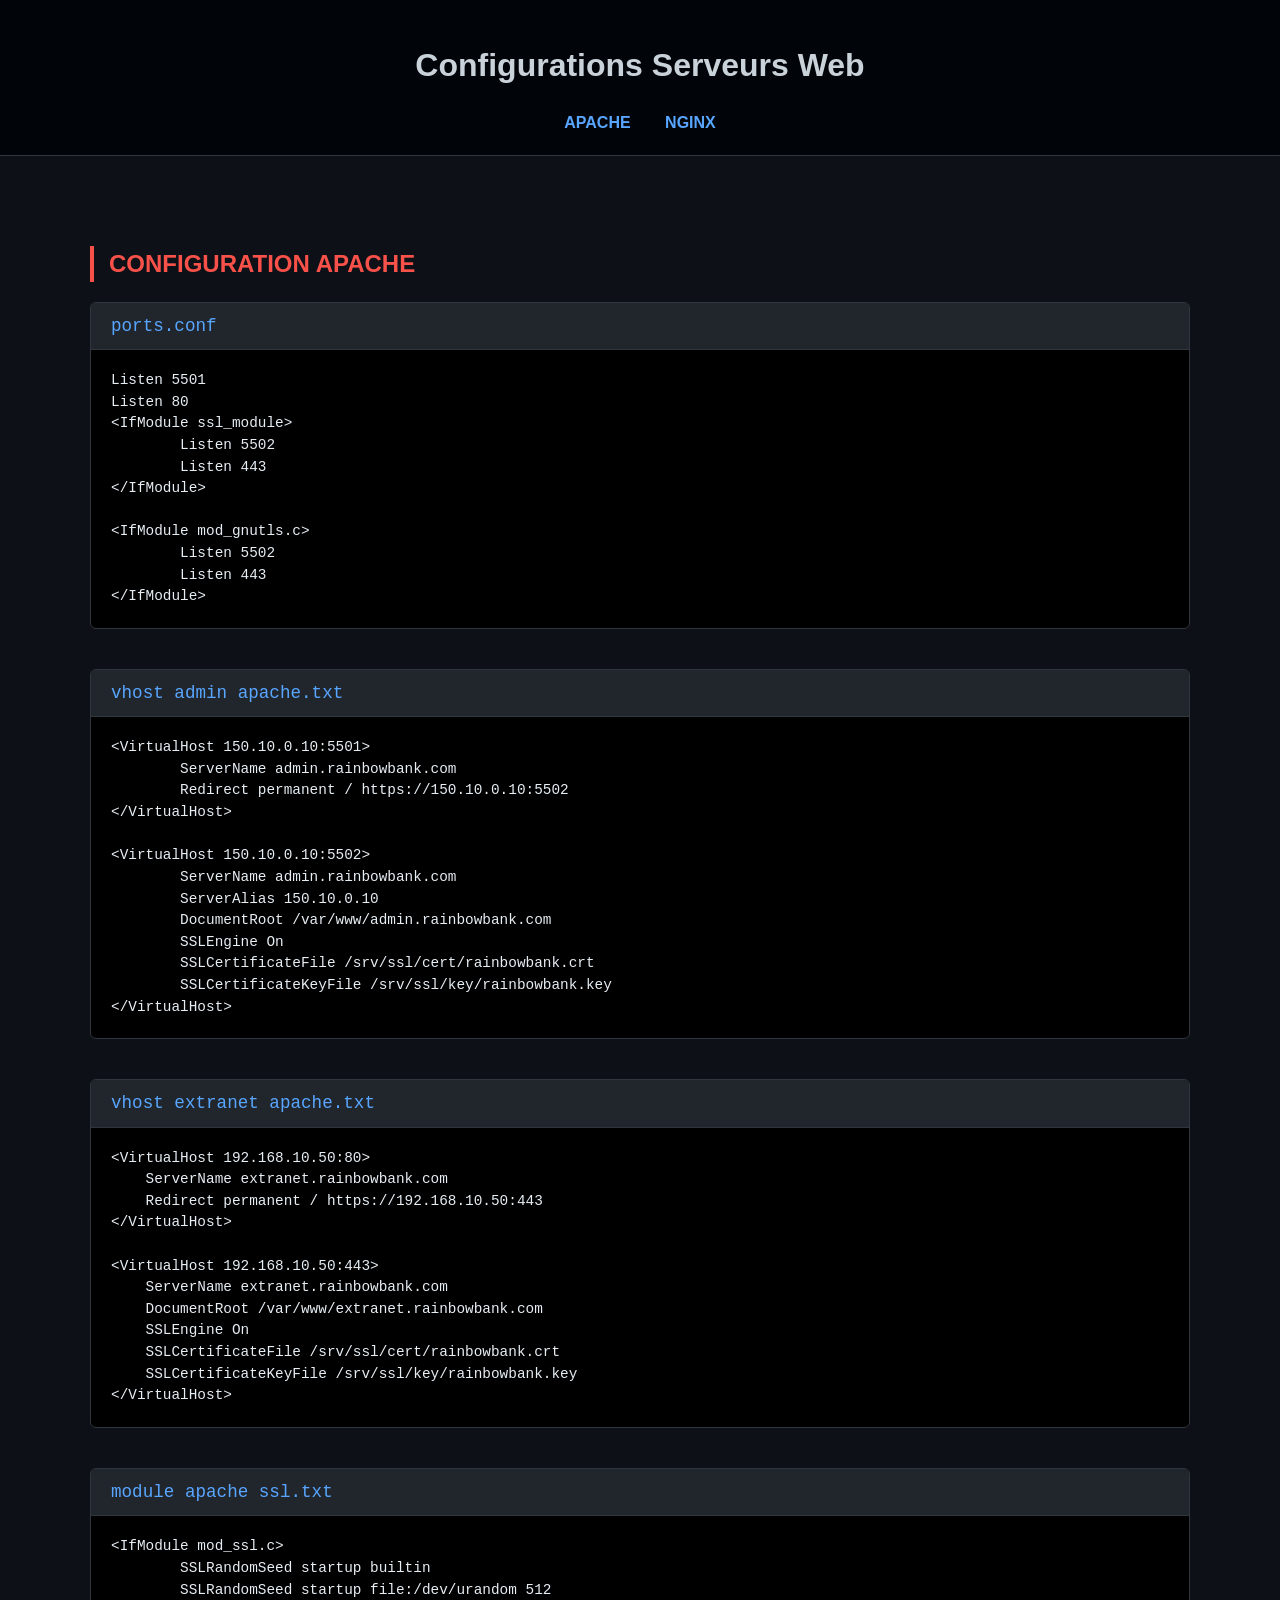
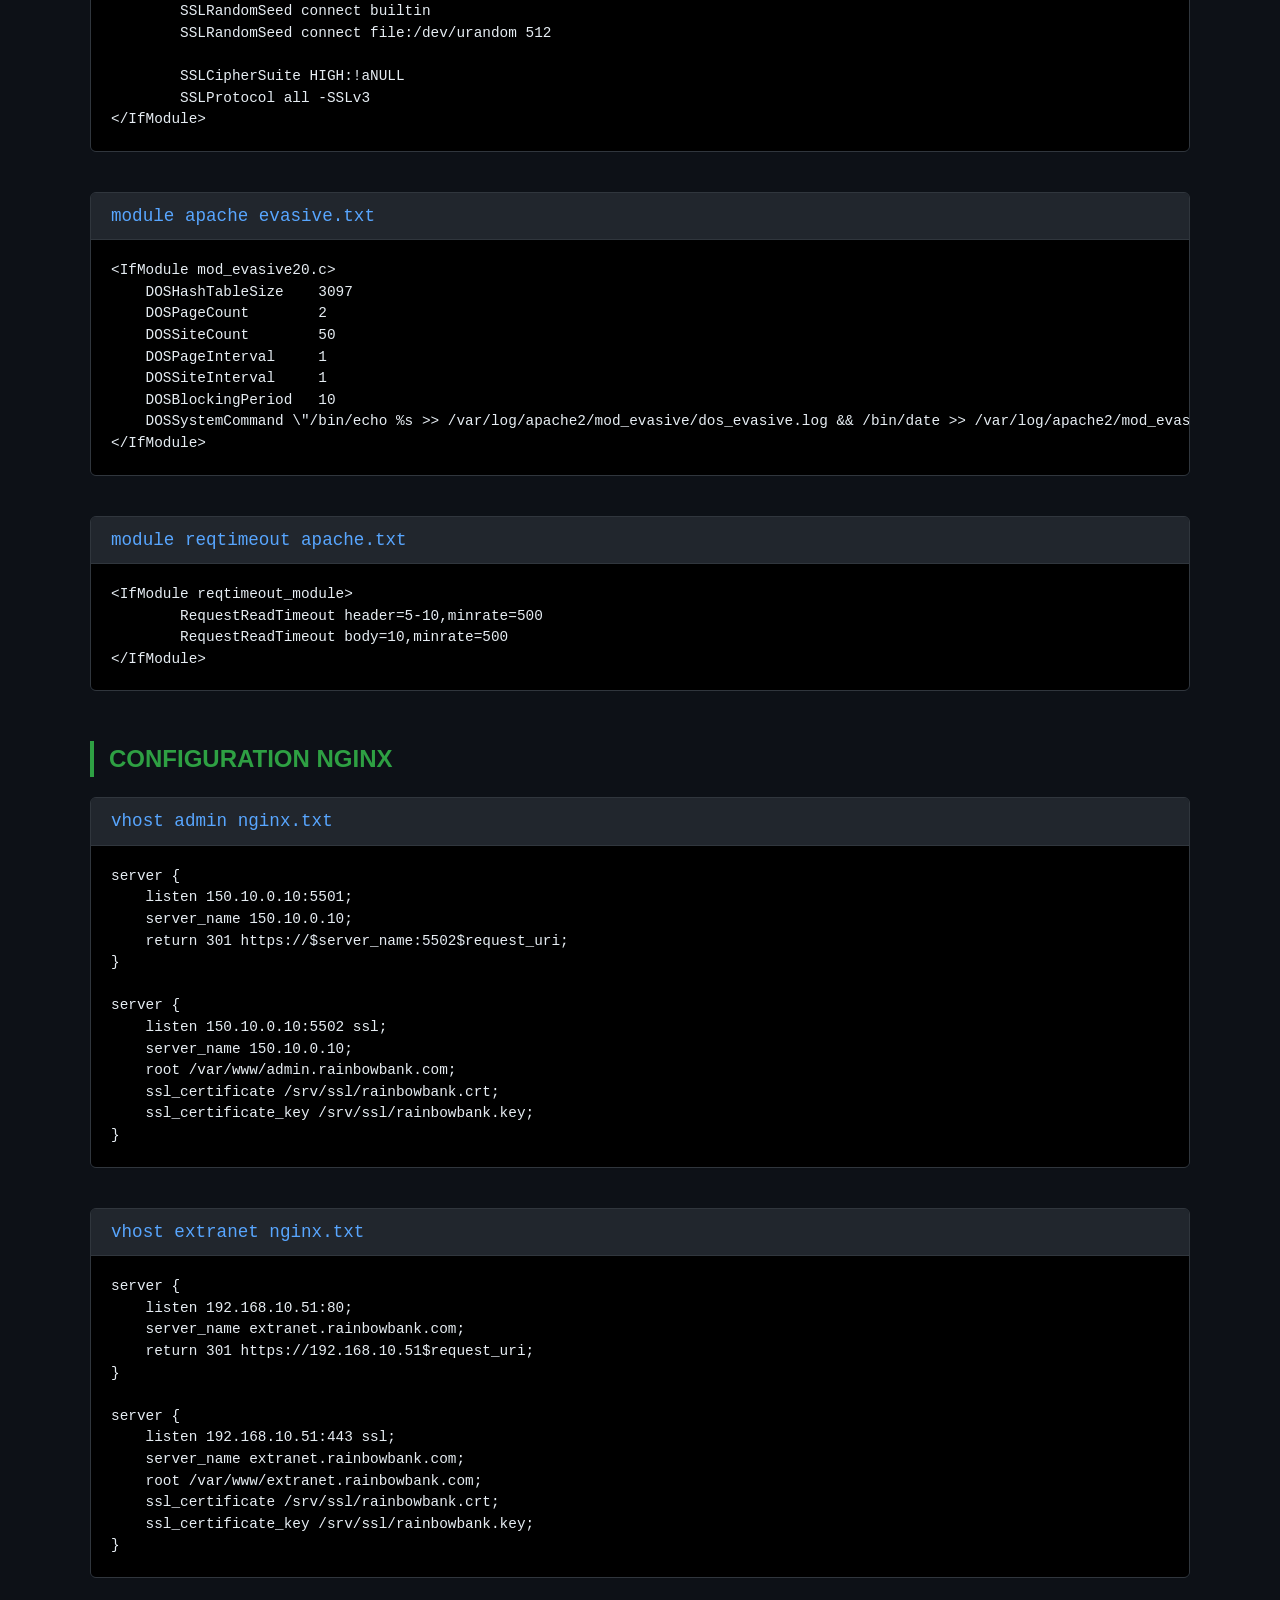
<file: projets/livrables/rainbowbank_liv/configuration-serveurs-web.html>
<!DOCTYPE html>
<html lang="fr">
<head>
    <meta charset="UTF-8">
    <title>Configurations Serveurs Web</title>
    <style>
        :root { --bg: #0d1117; --cont: #161b22; --txt: #c9d1d9; --blue: #58a6ff; --brd: #30363d; --nginx: #2ea043; --apache: #f85149; }
        body { font-family: 'Segoe UI', Tahoma, sans-serif; background: var(--bg); color: var(--txt); margin: 0; padding: 0; line-height: 1.5; }
        header { background: #010409; padding: 20px; text-align: center; border-bottom: 1px solid var(--brd); position: sticky; top: 0; z-index: 100; }
        nav a { color: var(--blue); text-decoration: none; margin: 0 15px; font-weight: bold; }
        .container { max-width: 1100px; margin: 20px auto; padding: 20px; }
        .section { background: var(--cont); border: 1px solid var(--brd); border-radius: 6px; margin-bottom: 40px; overflow: hidden; }
        .title { background: #21262d; padding: 10px 20px; color: var(--blue); font-family: monospace; font-size: 1.1rem; border-bottom: 1px solid var(--brd); }
        .apache-header { color: var(--apache); border-left: 4px solid var(--apache); padding-left: 15px; margin-top: 50px; }
        .nginx-header { color: var(--nginx); border-left: 4px solid var(--nginx); padding-left: 15px; margin-top: 50px; }
        pre { margin: 0; padding: 20px; background: #000; overflow-x: auto; }
        code { font-family: 'Consolas', 'Monaco', monospace; color: #e6edf3; font-size: 0.9rem; }
    </style>
</head>
<body>

<header>
    <h1>Configurations Serveurs Web</h1>
    <nav>
        <a href="#apache-section">APACHE</a>
        <a href="#nginx-section">NGINX</a>
    </nav>
</header>

<div class="container">

    <h2 id="apache-section" class="apache-header">CONFIGURATION APACHE</h2>

    <div class="section">
        <div class="title">ports.conf</div>
        <pre><code>Listen 5501
Listen 80
&lt;IfModule ssl_module&gt;
        Listen 5502
        Listen 443
&lt;/IfModule&gt;

&lt;IfModule mod_gnutls.c&gt;
        Listen 5502
        Listen 443
&lt;/IfModule&gt;</code></pre>
    </div>

    <div class="section">
        <div class="title">vhost admin apache.txt</div>
        <pre><code>&lt;VirtualHost 150.10.0.10:5501&gt;
        ServerName admin.rainbowbank.com
        Redirect permanent / https://150.10.0.10:5502
&lt;/VirtualHost&gt;

&lt;VirtualHost 150.10.0.10:5502&gt;
        ServerName admin.rainbowbank.com
        ServerAlias 150.10.0.10
        DocumentRoot /var/www/admin.rainbowbank.com
        SSLEngine On
        SSLCertificateFile /srv/ssl/cert/rainbowbank.crt
        SSLCertificateKeyFile /srv/ssl/key/rainbowbank.key
&lt;/VirtualHost&gt;</code></pre>
    </div>

    <div class="section">
        <div class="title">vhost extranet apache.txt</div>
        <pre><code>&lt;VirtualHost 192.168.10.50:80&gt;
    ServerName extranet.rainbowbank.com
    Redirect permanent / https://192.168.10.50:443
&lt;/VirtualHost&gt;

&lt;VirtualHost 192.168.10.50:443&gt;
    ServerName extranet.rainbowbank.com
    DocumentRoot /var/www/extranet.rainbowbank.com
    SSLEngine On
    SSLCertificateFile /srv/ssl/cert/rainbowbank.crt
    SSLCertificateKeyFile /srv/ssl/key/rainbowbank.key
&lt;/VirtualHost&gt;</code></pre>
    </div>

    <div class="section">
        <div class="title">module apache ssl.txt</div>
        <pre><code>&lt;IfModule mod_ssl.c&gt;
        SSLRandomSeed startup builtin
        SSLRandomSeed startup file:/dev/urandom 512
        SSLRandomSeed connect builtin
        SSLRandomSeed connect file:/dev/urandom 512

        SSLCipherSuite HIGH:!aNULL
        SSLProtocol all -SSLv3
&lt;/IfModule&gt;</code></pre>
    </div>

    <div class="section">
        <div class="title">module apache evasive.txt</div>
        <pre><code>&lt;IfModule mod_evasive20.c&gt;
    DOSHashTableSize    3097
    DOSPageCount        2
    DOSSiteCount        50
    DOSPageInterval     1
    DOSSiteInterval     1
    DOSBlockingPeriod   10
    DOSSystemCommand \"/bin/echo %s >> /var/log/apache2/mod_evasive/dos_evasive.log && /bin/date >> /var/log/apache2/mod_evasive/dos_evasive.log\"
&lt;/IfModule&gt;</code></pre>
    </div>

    <div class="section">
        <div class="title">module reqtimeout apache.txt</div>
        <pre><code>&lt;IfModule reqtimeout_module&gt;
        RequestReadTimeout header=5-10,minrate=500
        RequestReadTimeout body=10,minrate=500
&lt;/IfModule&gt;</code></pre>
    </div>

    <h2 id="nginx-section" class="nginx-header">CONFIGURATION NGINX</h2>

    <div class="section">
        <div class="title">vhost admin nginx.txt</div>
        <pre><code>server {
    listen 150.10.0.10:5501;
    server_name 150.10.0.10;
    return 301 https://$server_name:5502$request_uri;
}

server {
    listen 150.10.0.10:5502 ssl;
    server_name 150.10.0.10;
    root /var/www/admin.rainbowbank.com;
    ssl_certificate /srv/ssl/rainbowbank.crt;
    ssl_certificate_key /srv/ssl/rainbowbank.key;
}</code></pre>
    </div>

    <div class="section">
        <div class="title">vhost extranet nginx.txt</div>
        <pre><code>server {
    listen 192.168.10.51:80;
    server_name extranet.rainbowbank.com;
    return 301 https://192.168.10.51$request_uri;
}

server {
    listen 192.168.10.51:443 ssl;
    server_name extranet.rainbowbank.com;
    root /var/www/extranet.rainbowbank.com;
    ssl_certificate /srv/ssl/rainbowbank.crt;
    ssl_certificate_key /srv/ssl/rainbowbank.key;
}</code></pre>
    </div>

</div>

</body>
</html>
</file>
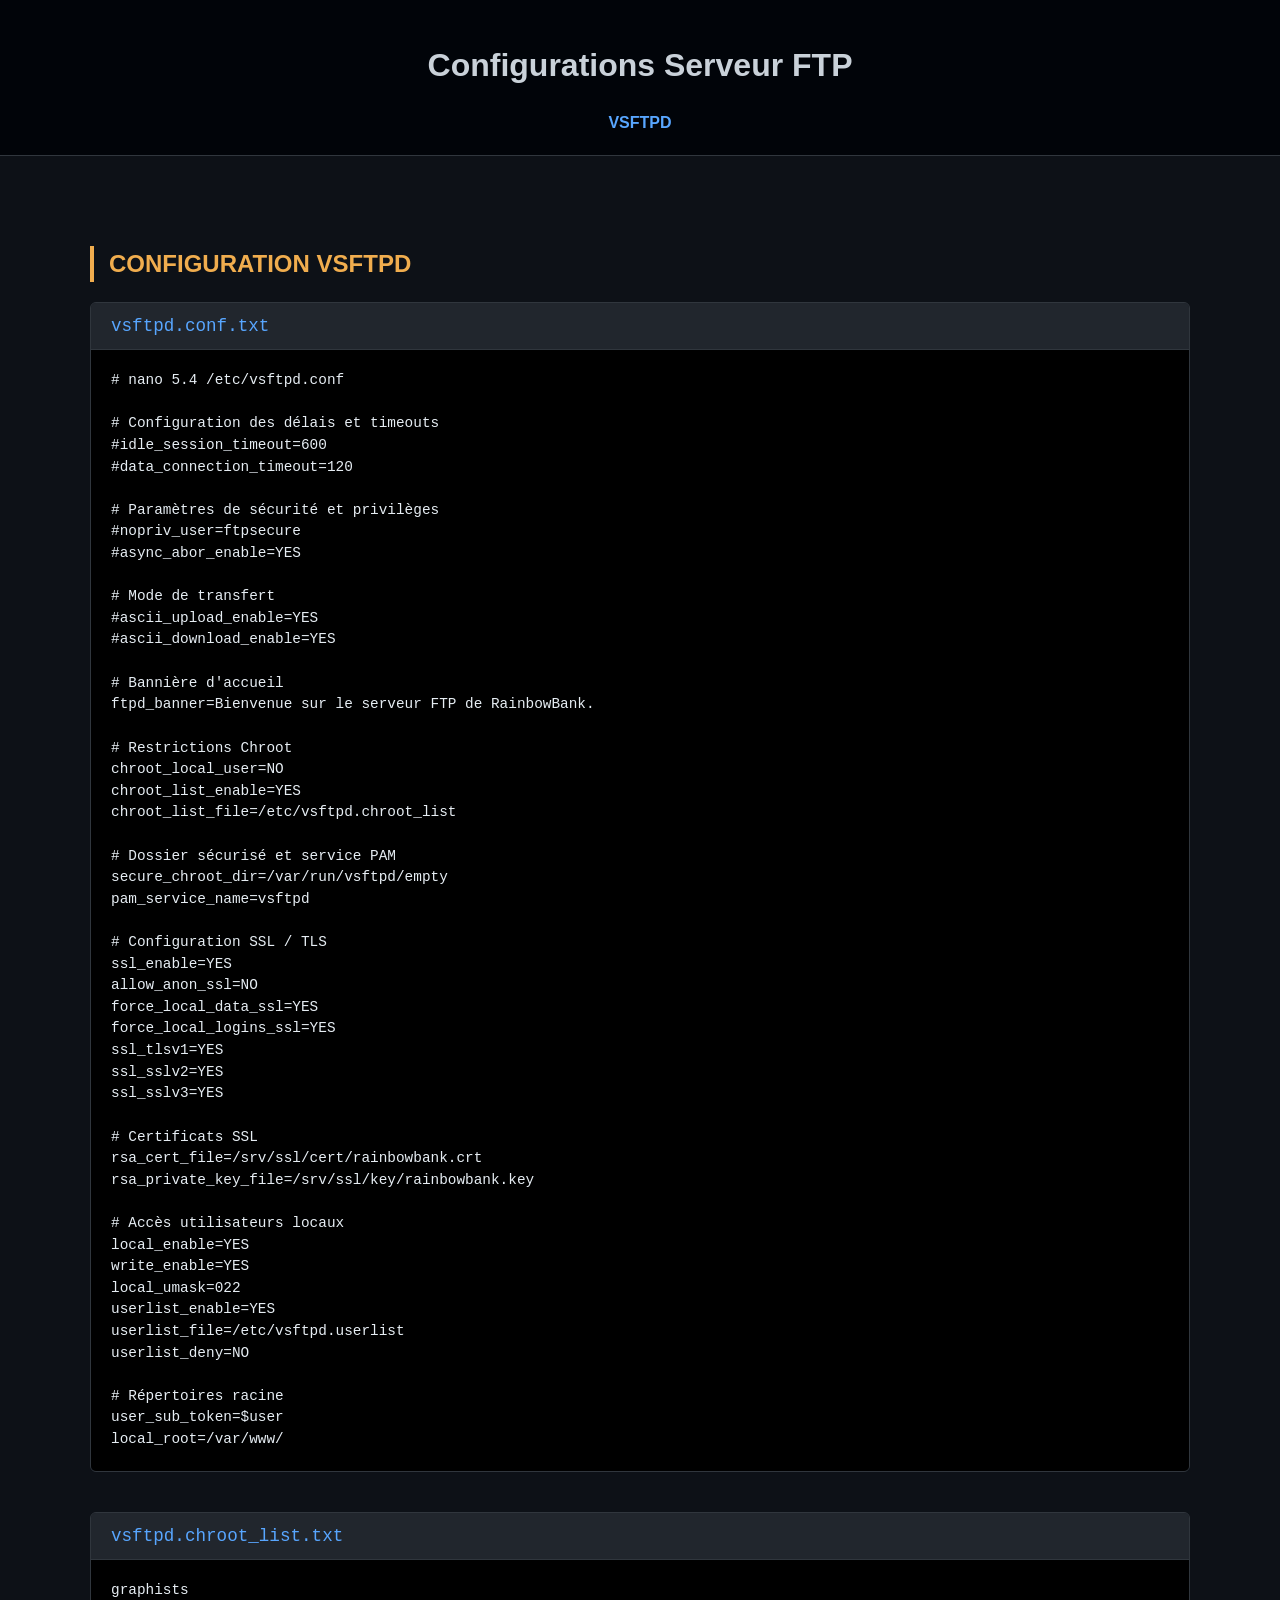
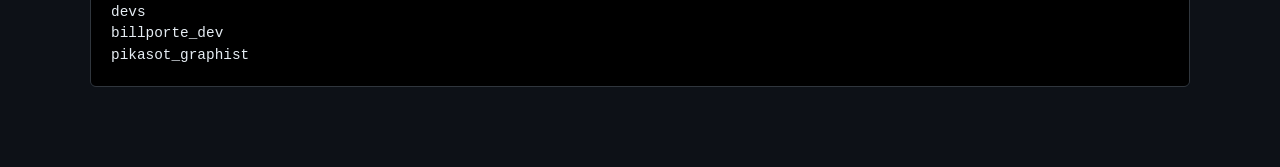
<file: projets/livrables/rainbowbank_liv/configuration-vsftpd.html>
<!DOCTYPE html>
<html lang="fr">
<head>
    <meta charset="UTF-8">
    <title>Configurations VSFTPD</title>
    <style>
        :root { --bg: #0d1117; --cont: #161b22; --txt: #c9d1d9; --blue: #58a6ff; --brd: #30363d; --vsftpd: #f0ad4e; }
        body { font-family: 'Segoe UI', Tahoma, sans-serif; background: var(--bg); color: var(--txt); margin: 0; padding: 0; line-height: 1.5; }
        header { background: #010409; padding: 20px; text-align: center; border-bottom: 1px solid var(--brd); position: sticky; top: 0; z-index: 100; }
        nav a { color: var(--blue); text-decoration: none; margin: 0 15px; font-weight: bold; }
        .container { max-width: 1100px; margin: 20px auto; padding: 20px; }
        .section { background: var(--cont); border: 1px solid var(--brd); border-radius: 6px; margin-bottom: 40px; overflow: hidden; }
        .title { background: #21262d; padding: 10px 20px; color: var(--blue); font-family: monospace; font-size: 1.1rem; border-bottom: 1px solid var(--brd); }
        .vsftpd-header { color: var(--vsftpd); border-left: 4px solid var(--vsftpd); padding-left: 15px; margin-top: 50px; }
        pre { margin: 0; padding: 20px; background: #000; overflow-x: auto; }
        code { font-family: 'Consolas', 'Monaco', monospace; color: #e6edf3; font-size: 0.9rem; }
    </style>
</head>
<body>

<header>
    <h1>Configurations Serveur FTP</h1>
    <nav>
        <a href="#vsftpd-section">VSFTPD</a>
    </nav>
</header>

<div class="container">

    <h2 id="vsftpd-section" class="vsftpd-header">CONFIGURATION VSFTPD</h2>

    <div class="section">
        <div class="title">vsftpd.conf.txt</div>
        <pre><code># nano 5.4 /etc/vsftpd.conf

# Configuration des délais et timeouts
#idle_session_timeout=600
#data_connection_timeout=120

# Paramètres de sécurité et privilèges
#nopriv_user=ftpsecure
#async_abor_enable=YES

# Mode de transfert
#ascii_upload_enable=YES
#ascii_download_enable=YES

# Bannière d'accueil
ftpd_banner=Bienvenue sur le serveur FTP de RainbowBank.

# Restrictions Chroot
chroot_local_user=NO
chroot_list_enable=YES
chroot_list_file=/etc/vsftpd.chroot_list

# Dossier sécurisé et service PAM
secure_chroot_dir=/var/run/vsftpd/empty
pam_service_name=vsftpd

# Configuration SSL / TLS
ssl_enable=YES
allow_anon_ssl=NO
force_local_data_ssl=YES
force_local_logins_ssl=YES
ssl_tlsv1=YES
ssl_sslv2=YES
ssl_sslv3=YES

# Certificats SSL
rsa_cert_file=/srv/ssl/cert/rainbowbank.crt
rsa_private_key_file=/srv/ssl/key/rainbowbank.key

# Accès utilisateurs locaux
local_enable=YES
write_enable=YES
local_umask=022
userlist_enable=YES
userlist_file=/etc/vsftpd.userlist
userlist_deny=NO

# Répertoires racine
user_sub_token=$user
local_root=/var/www/</code></pre>
    </div>

    <div class="section">
        <div class="title">vsftpd.chroot_list.txt</div>
        <pre><code>graphists
devs
billporte_dev
pikasot_graphist</code></pre>
    </div>

</div>

</body>
</html>
</file>
<file: style.css>
/* GLOBAL STYLES */
* {
    margin: 0;
    padding: 0;
    box-sizing: border-box;
    text-decoration: none;
    border: none;
    outline: none;
    scroll-behavior: smooth;
    font-family: 'Outfit', sans-serif;
}

:root {
    --bg-color: #1f242d;
    --second-bg-color: #323946;
    --text-color: #fff;
    --main-color: #0ef;
}

html {
    font-size: 62.5%;
    overflow-x: hidden;
}

body {
    background: var(--bg-color);
    color: var(--text-color);
}

section {
    min-height: 100vh;
    padding: 10rem 9% 2rem;
}

.heading {
    text-align: center;
    font-size: 4.5rem;
    margin-bottom: 5rem;
}

.heading span {
    color: var(--main-color);
}

/* HEADER / NAVBAR */
.header {
    position: fixed;
    top: 0;
    left: 0;
    width: 100%;
    padding: 2rem 9%;
    background: rgba(31, 36, 45, 0.85);
    backdrop-filter: blur(10px);
    display: flex;
    justify-content: space-between;
    align-items: center;
    z-index: 100;
}

.header.sticky {
    border-bottom: .1rem solid rgba(0, 0, 0, .2);
}

.logo {
    font-size: 2.5rem;
    color: var(--text-color);
    font-weight: 700;
    cursor: default;
}

.logo span {
    color: var(--main-color);
    margin-left: 0.5rem;
}

.navbar a {
    font-size: 1.7rem;
    color: var(--text-color);
    margin-left: 4rem;
    transition: .3s;
    font-weight: 500;
}

.navbar a:hover,
.navbar a.active {
    color: var(--main-color);
}

#menu-icon {
    font-size: 3.6rem;
    color: var(--text-color);
    display: none;
    cursor: pointer;
}

/* HERO SECTION */
.home {
    display: flex;
    justify-content: space-between;
    align-items: center;
    background: linear-gradient(rgba(31, 36, 45, 0.7), rgba(31, 36, 45, 0.7)), url('assets/hero_bg.png');
    background-size: cover;
    background-position: center;
}

.home-content h3 {
    font-size: 3.2rem;
    font-weight: 700;
}

.home-content h3:nth-of-type(2) {
    margin-bottom: 2rem;
}

.home-content h1 {
    font-size: 5.6rem;
    font-weight: 700;
    line-height: 1.3;
}

span.multiple-text {
    color: var(--main-color);
}

.home-content p {
    font-size: 1.6rem;
    max-width: 60rem;
}

.social-media a {
    display: inline-flex;
    justify-content: center;
    align-items: center;
    width: 4rem;
    height: 4rem;
    background: transparent;
    border: .2rem solid var(--main-color);
    border-radius: 50%;
    font-size: 2rem;
    color: var(--main-color);
    margin: 3rem 1.5rem 3rem 0;
    transition: .5s ease;
}

.social-media a:hover {
    background: var(--main-color);
    color: var(--second-bg-color);
    box-shadow: 0 0 1.5rem var(--main-color), 0 0 4rem var(--main-color);
}


.btn {
    display: inline-block;
    padding: 1rem 2.8rem;
    background: var(--main-color);
    border-radius: 4rem;
    box-shadow: 0 0 1rem var(--main-color);
    font-size: 1.6rem;
    color: var(--second-bg-color);
    letter-spacing: .1rem;
    font-weight: 600;
    transition: .5s ease;
}

.btn:hover {
    box-shadow: none;
}

.btn-outline {
    background: transparent;
    border: .2rem solid var(--main-color);
    color: var(--main-color);
    margin-left: 1.5rem;
}

.btn-outline:hover {
    background: var(--main-color);
    color: var(--second-bg-color);
    box-shadow: 0 0 1rem var(--main-color);
}

/* A PROPOS SECTION */
.a-propos {
    background: var(--second-bg-color);
}

.a-propos-container {
    display: flex;
    justify-content: space-between;
    align-items: flex-start;
    gap: 10rem;
    max-width: 140rem;
    margin: 0 auto;
}

.a-propos-text {
    flex: 1;
    font-size: 1.6rem;
    line-height: 1.6;
    color: var(--text-color);
    text-align: justify;
}

.a-propos-text p {
    margin-bottom: 2rem;
}

.a-propos-info {
    width: 35rem;
    background: rgba(255, 255, 255, 0.03);
    border: 1px solid rgba(0, 238, 255, 0.3);
    border-radius: 1.6rem;
    padding: 3rem;
    backdrop-filter: blur(6px);
    flex-shrink: 0;
}

.a-propos-info .info-box {
    margin-bottom: 3rem;
}

.a-propos-info .info-box:last-child {
    margin-bottom: 0;
}

.a-propos-info h3 {
    font-size: 2.2rem;
    color: var(--main-color);
    margin-bottom: 1.5rem;
    border-bottom: 1px solid rgba(0, 238, 255, 0.2);
    padding-bottom: 0.5rem;
}

.a-propos-info ul {
    list-style: none;
}

.a-propos-info ul li {
    font-size: 1.6rem;
    margin-bottom: 1.5rem;
    color: rgba(255, 255, 255, 0.82);
    display: flex;
    align-items: center;
}

.a-propos-info ul li i {
    color: var(--main-color);
    font-size: 2.2rem;
    margin-right: 1.5rem;
}

.a-propos-info ul li strong {
    color: var(--text-color);
    margin-right: 0.5rem;
    font-weight: 600;
}

.a-propos-info .tags {
    display: flex;
    flex-wrap: wrap;
    gap: 1rem;
}

.a-propos-info .tags span {
    background: rgba(0, 238, 255, 0.1);
    color: var(--main-color);
    font-size: 1.4rem;
    padding: 0.6rem 1.2rem;
    border-radius: 0.5rem;
    border: 1px solid rgba(0, 238, 255, 0.3);
    transition: 0.3s ease;
}

.a-propos-info .tags span:hover {
    background: var(--main-color);
    color: var(--bg-color);
    box-shadow: 0 0 1rem var(--main-color);
}

@media (max-width: 991px) {
    .a-propos-container {
        flex-direction: column;
    }
    .a-propos-info {
        width: 100%;
    }
}

/* MON PARCOURS SECTION */
.about {
    background: var(--bg-color);
}

.about-container {
    max-width: 120rem;
    margin: 0 auto;
    display: flex;
    flex-direction: column;
    gap: 5rem;
}

.about-intro {
    text-align: center;
}

.about-intro h3 {
    font-size: 2.6rem;
    margin: 2rem 0;
}

.about-intro p {
    font-size: 1.6rem;
    max-width: 80rem;
    margin: 1rem auto;
}

/* INTERACTIVE TIMELINE (FIXED BALANCED V59) */
.timeline-wrapper {
    position: relative;
    width: 85vw;
    left: 50%;
    margin-left: -42.5vw;
    margin-top: -15rem; /* Remonte uniquement la frise+cadre, pas l'intro */
    /* overflow: hidden; Supprimé car il coupait le texte 'Bac' sur le bord gauche */
}

.mobile-timeline {
    display: none;
}

.timeline {
    display: flex;
    justify-content: space-around;
    width: 100%;
    padding: 5rem 2rem; /* Remonté au maximum V59 */
    position: relative;
    align-items: center;
}

/* The Central Horizontal Rail */
.timeline::before {
    content: '';
    position: absolute;
    top: 50%;
    left: 0;
    width: 100%;
    height: .4rem;
    background: #e74c3c;
    transform: translateY(-50%);
    z-index: 1;
}

/* THE REFERENCE DESIGN (V18 - VERTICAL CONNECTORS) */

.timeline-item {
    flex: 1;
    position: relative;
    z-index: 2;
    display: flex;
    justify-content: center;
    align-items: center;
    min-height: 25rem;
}

.timeline-header, .header-top {
    position: absolute;
    width: 170px; /* Un peu plus large pour les 15px V55 */
    left: 50%;
    transform: translateX(-50%);
    text-align: center;
}

/* ALTERNANCE SIMPLE HAUT/BAS (V55) */
.timeline-item:nth-child(odd) .timeline-header {
    bottom: 50%;
    margin-bottom: 4rem;
}

.timeline-item:nth-child(even) .timeline-header {
    top: 50%;
    margin-top: 4rem;
}

/* The Vertical Connector Line - REMOVED V24 */
.timeline-header::after {
    display: none !important;
}

.timeline-item:nth-child(odd) .timeline-header::after {
    bottom: -10rem;
    transform: translateX(-50%);
}

.timeline-item:nth-child(even) .timeline-header::after {
    top: -10rem;
    transform: translateX(-50%);
}

/* Titles Move to End */

.timeline-header .institution {
    display: none !important; /* Hide only on timeline, visible in display box */
}

/* Date position - Integrated with Title V25 */
.header-date {
    font-size: 14px !important; /* Slightly smaller than title */
    font-weight: 700 !important;
    color: var(--text-color) !important;
    display: block;
    margin-top: 0.5rem;
    opacity: 0.6 !important;
    text-align: center;
}

/* Remove Absolute Rail Positioning */
.timeline-item:nth-child(odd) .header-date,
.timeline-item:nth-child(even) .header-date {
    position: static;
    transform: none;
    margin: 0.5rem auto 0;
}

/* Serpentine Decorators - REMOVED V23 */
.timeline-item::after,
.timeline-item::before,
.timeline-item.lane-switch::before,
.timeline-item:first-child::before,
.timeline-item:last-child::before {
    display: none !important;
}

/* Dot Resizing V57 - BALANCED PREMIUM */
.timeline-dot {
    position: absolute;
    width: 4.2rem;   /* Taille équilibrée V57 */
    height: 4.2rem;  /* Taille équilibrée V57 */
    background: var(--bg-color);
    border: .4rem solid #e74c3c;
    border-radius: 50%;
    left: 50%;
    top: 50%;
    transform: translate(-50%, -50%);
    z-index: 20;
    display: flex;
    justify-content: center;
    align-items: center;
    font-size: 1.8rem; /* Icônes plus fines V57 */
    color: #e74c3c;
    box-shadow: 0 0 .8rem var(--bg-color);
    transition: .3s ease;
}

.timeline-dot i {
    display: flex !important; /* Restore icons */
}

/* SEMANTIC COLOR CODING V25 */

/* Volunteering -> RED (Default main-color) */
.timeline-item.volunteering .timeline-dot {
    border-color: #e74c3c;
    color: #e74c3c;
}

/* Work -> BLUE */
.timeline-item.work .timeline-dot {
    border-color: #3498db;
    color: #3498db;
}
.timeline-item.work .timeline-header h3 {
    color: #3498db !important;
}

/* Education -> GREEN */
.timeline-item.education .timeline-dot {
    border-color: #2ecc71;
    color: #2ecc71;
}
.timeline-item.education .timeline-header h3 {
    color: #2ecc71 !important;
}

/* Active State Colors */
.timeline-item.volunteering.active .timeline-dot { background: #e74c3c; color: #fff; box-shadow: 0 0 1.5rem #e74c3c; }
.timeline-item.work.active .timeline-dot { background: #3498db; color: #fff; box-shadow: 0 0 1.5rem #3498db; }
.timeline-item.education.active .timeline-dot { background: #2ecc71; color: #fff; box-shadow: 0 0 1.5rem #2ecc71; }

/* Hover effects */
.timeline-item:hover .timeline-dot {
    transform: translate(-50%, -50%) scale(1.1);
    box-shadow: 0 0 1.5rem currentColor;
}

.timeline-date {
    font-size: 1.8rem;
    font-weight: 700;
    margin-bottom: .5rem;
    opacity: 0.7;
}

.timeline-header h3 {
    font-size: 2.0rem;
    line-height: 1.2;
    color: var(--main-color);
    margin-bottom: 0.5rem;
}

.header-date {
    display: block;
    font-size: 1.4rem;
    color: inherit;
    font-weight: 500;
    margin-top: 0.5rem;
    opacity: 0.8;
}

/* Year Milestones Background Numbers - REMOVED V19 */
.timeline-item[data-section-year]::before {
    display: none !important;
}

.timeline-item.education[data-section-year]::before {
    bottom: 5rem;
    top: auto;
}

.timeline-item.work[data-section-year]::before,
.timeline-item.volunteering[data-section-year]::before,
.timeline-item.education.lane-stay[data-section-year]::before {
    top: 5rem;
    bottom: auto;
}

.institution {
    font-size: 1.6rem;
    color: var(--text-color);
    opacity: 0.8;
    font-weight: 500;
    margin-bottom: 1rem;
}

/* Uniform colors for institution labels now that lines are all red */
.timeline-item.work .institution,
.timeline-item.education .institution {
    color: var(--text-color);
}

/* Display Box Styling */
.timeline-display-box {
    margin-top: -14rem; /* Cadre remonté seul V59 */
    background: rgba(255, 255, 255, 0.03);
    border: 1px solid rgba(231, 76, 60, 0.3);
    border-radius: 1.5rem;
    padding: 3rem;
    min-height: 25rem;
    position: relative;
    transition: all 0.5s ease;
    animation: fadeIn 0.5s ease;
}

.display-box-placeholder {
    display: flex;
    flex-direction: column;
    align-items: center;
    justify-content: center;
    height: 100%;
    color: var(--text-color);
    opacity: 0.6;
    gap: 2rem;
}

.display-box-placeholder i {
    font-size: 5rem;
    color: var(--main-color);
    opacity: 0.7;
}

.display-box-placeholder p {
    font-size: 2.4rem;
    text-align: center;
    line-height: 1.5;
    max-width: 60rem;
    font-weight: 500;
}

.display-box-content h3 {
    font-size: 2.4rem;
    color: var(--main-color);
    margin-bottom: 1rem;
}

.display-box-content p.institution {
    font-size: 1.8rem;
    margin-bottom: 2rem;
    border-bottom: 1px solid rgba(231, 76, 60, 0.2);
    padding-bottom: 1rem;
    display: block !important; /* Ensure visibility in box V31 */
    color: var(--text-color);
}

.display-box-content ul {
    list-style: none;
    display: grid;
    grid-template-columns: repeat(auto-fit, minmax(30rem, 1fr));
    gap: 2rem;
}

.display-box-content li {
    font-size: 1.6rem;
    position: relative;
    padding-left: 2.5rem;
}

.display-box-content li::before {
    content: '→';
    position: absolute;
    left: 0;
    color: var(--main-color);
}

.timeline-details {
    display: none;
    /* Only extracted by JS */
}

.split-dot-container {
    display: flex;
    gap: 0.2rem;
}

.split-dot-work {
    background: #3498db;
}

.split-dot-edu {
    background: #2ecc71;
}

@keyframes fadeIn {
    from {
        opacity: 0;
        transform: translateY(10px);
    }

    to {
        opacity: 1;
        transform: translateY(0);
    }
}

.timeline-details ul li::before {
    content: '→';
    position: absolute;
    left: 0;
    color: var(--main-color);
}

/* Responsive Timeline */
@media (max-width: 991px) {
    /* Timeline responsive disabled to keep Masterboard horizontal */
}

/* SKILLS SECTION — 4 THEMATIC BLOCKS */
.skills {
    background: var(--second-bg-color);
}

.skills .heading {
    margin-bottom: 5rem;
}

.skills-container {
    display: grid;
    grid-template-columns: repeat(2, 1fr);
    gap: 3rem;
    max-width: 130rem;
    margin: 0 auto;
}

/* Base card */
.skills-box {
    background: rgba(255, 255, 255, 0.03);
    border: 1px solid rgba(255, 255, 255, 0.08);
    border-radius: 1.6rem;
    padding: 3rem 3.5rem;
    transition: transform .35s ease, box-shadow .35s ease, border-color .35s ease;
    backdrop-filter: blur(6px);
}

.skills-box:hover {
    transform: translateY(-6px);
}

/* Header row inside each card */
.skills-box-header {
    display: flex;
    align-items: center;
    gap: 1.5rem;
    margin-bottom: 2.5rem;
    padding-bottom: 1.5rem;
    border-bottom: 1px solid rgba(255,255,255,0.08);
}

.skills-box-header i {
    font-size: 3.2rem;
    flex-shrink: 0;
}

.skills-box-header h3 {
    font-size: 2rem;
    font-weight: 700;
    color: var(--text-color);
}

/* List items */
.skills-list {
    list-style: none;
    display: flex;
    flex-direction: column;
    gap: 1.2rem;
}

.skills-list li {
    font-size: 1.55rem;
    display: flex;
    align-items: flex-start;
    gap: 0.8rem;
    color: rgba(255,255,255,0.82);
    line-height: 1.4;
}

.skills-list li i {
    font-size: 1.8rem;
    margin-top: 0.1rem;
    flex-shrink: 0;
}

/* === THEMATIC ACCENT COLORS === */

/* 🔴 Sécurité */
.skills-security { border-left: 4px solid #e74c3c; }
.skills-security:hover { box-shadow: 0 8px 30px rgba(231, 76, 60, 0.2); border-color: #e74c3c; }
.skills-security .skills-box-header i { color: #e74c3c; }
.skills-security .skills-list li i { color: #e74c3c; }

/* 🔵 Systèmes & Cloud */
.skills-systems { border-left: 4px solid #3498db; }
.skills-systems:hover { box-shadow: 0 8px 30px rgba(52, 152, 219, 0.2); border-color: #3498db; }
.skills-systems .skills-box-header i { color: #3498db; }
.skills-systems .skills-list li i { color: #3498db; }

/* 🟢 Réseaux */
.skills-network { border-left: 4px solid #2ecc71; }
.skills-network:hover { box-shadow: 0 8px 30px rgba(46, 204, 113, 0.2); border-color: #2ecc71; }
.skills-network .skills-box-header i { color: #2ecc71; }
.skills-network .skills-list li i { color: #2ecc71; }

/* 🟡 Assistance & Maintenance */
.skills-support { border-left: 4px solid #f39c12; }
.skills-support:hover { box-shadow: 0 8px 30px rgba(243, 156, 18, 0.2); border-color: #f39c12; }
.skills-support .skills-box-header i { color: #f39c12; }
.skills-support .skills-list li i { color: #f39c12; }


/* PROJECTS SECTION (Title Redesign) */
/* PROJECTS SECTION */
.projects-container {
    display: grid;
    grid-template-columns: repeat(auto-fit, minmax(35rem, 1fr));
    align-items: center;
    gap: 3rem;
}



.projects-box {
    position: relative;
    border-radius: 2rem;
    box-shadow: 0 0 1rem var(--bg-color);
    overflow: hidden;
    display: flex;
    height: 30rem;
    background: var(--second-bg-color);
    border: .2rem solid transparent;
    transition: .5s ease;
}

.projects-box:hover {
    border-color: var(--main-color);
}

.project-icon {
    width: 100%;
    display: flex;
    flex-direction: column;
    justify-content: center;
    align-items: center;
    background: linear-gradient(45deg, var(--bg-color), var(--second-bg-color));
    position: relative;
    padding: 0 2rem;
}

.tech-stack {
    position: absolute;
    bottom: 2.5rem;
    width: 100%;
    display: flex;
    justify-content: center;
    align-items: center;
    gap: 2rem;
}

.tech-stack i {
    font-size: 5rem;
    color: var(--text-color);
}

.tech-logo {
    max-height: 5rem;
    max-width: 25%;
    object-fit: contain;
    filter: brightness(0) invert(1);
    transition: .5s ease;
}

.project-icon h4 {
    font-size: 2.2rem;
    padding: 0 2rem;
    text-align: center;
    color: var(--text-color);
    font-weight: 600;
}



.projects-layer {
    position: absolute;
    bottom: 0;
    left: 0;
    width: 100%;
    height: 100%;
    background: linear-gradient(rgba(31, 36, 45, 0.8), var(--main-color));
    backdrop-filter: blur(4px);
    display: flex;
    justify-content: center;
    align-items: center;
    flex-direction: column;
    text-align: center;
    padding: 0 4rem;
    transform: translateY(100%);
    transition: .6s cubic-bezier(0.23, 1, 0.32, 1);
}


.projects-box:hover .projects-layer {
    transform: translateY(0);
}

.projects-layer p {
    font-size: 1.6rem;
    margin: .3rem 0 1rem;
}

.projects-layer a {
    display: inline-flex;
    justify-content: center;
    align-items: center;
    width: 5rem;
    height: 5rem;
    background: var(--text-color);
    border-radius: 50%;
}

.projects-layer a i {
    font-size: 2rem;
    color: var(--second-bg-color);
}

/* CONTACT SECTION */
.contact {
    display: flex;
    flex-direction: column;
    align-items: center;
}

.contact-wrapper {
    width: 100%;
    max-width: 130rem;
    margin: 0 auto;
}

.contact-grid {
    display: grid;
    grid-template-columns: repeat(2, 1fr);
    gap: 4rem;
    width: 100%;
    align-items: start;
}

.contact-group {
    background: rgba(255, 255, 255, 0.02);
    border: 1px solid rgba(255, 255, 255, 0.08);
    border-radius: 2rem;
    padding: 3.5rem;
    backdrop-filter: blur(10px);
    box-shadow: 0 1rem 3rem rgba(0, 0, 0, 0.2);
    display: flex;
    flex-direction: column;
    gap: 2rem;
    height: 100%;
}

.group-title {
    font-size: 2.4rem;
    color: var(--main-color);
    margin-bottom: 1.5rem;
    display: flex;
    align-items: center;
    gap: 1.5rem;
    border-bottom: 1px solid rgba(0, 238, 255, 0.2);
    padding-bottom: 1.5rem;
}

.contact-box.info-only {
    cursor: default;
}

.contact-box.info-only:hover {
    transform: none;
    background: rgba(255, 255, 255, 0.03);
    border-color: rgba(255, 255, 255, 0.05);
}

.cv-box {
    border-color: var(--main-color);
    background: rgba(0, 238, 255, 0.1);
}

.cv-box:hover {
    background: var(--main-color);
}

.cv-box:hover .contact-detail h3,
.cv-box:hover .contact-detail p,
.cv-box:hover .icon-box {
    color: var(--second-bg-color);
}

.cv-box:hover .icon-box {
    background: var(--second-bg-color);
}

.contact-text {
    font-size: 1.6rem;
    color: rgba(255, 255, 255, 0.8);
    line-height: 1.6;
    margin-bottom: 2rem;
}

.contact-box {
    display: flex;
    align-items: center;
    gap: 2rem;
    background: rgba(255, 255, 255, 0.03);
    padding: 1.5rem 2rem;
    border-radius: 1.2rem;
    border: 1px solid rgba(255, 255, 255, 0.05);
    transition: all 0.3s ease;
    cursor: pointer;
}

.contact-box:hover {
    border-color: var(--main-color);
    transform: translateX(1rem);
    background: rgba(0, 238, 255, 0.05);
}

.icon-box {
    display: flex;
    justify-content: center;
    align-items: center;
    width: 6rem;
    height: 6rem;
    background: rgba(0, 238, 255, 0.1);
    border-radius: 50%;
    color: var(--main-color);
    font-size: 2.6rem;
    transition: 0.3s;
    flex-shrink: 0;
}

.contact-intro {
    text-align: center;
    font-size: 2rem;
    color: rgba(255, 255, 255, 0.8);
    max-width: 80rem;
    margin: -3rem auto 5rem;
    line-height: 1.6;
}

.multi-line {
    line-height: 1.4 !important;
    text-align: center;
}

.text-green {
    color: #2ecc71;
    font-weight: 700;
}

.text-blue {
    color: #3498db;
    font-weight: 700;
}

.text-sep {
    font-size: 1.2rem;
    opacity: 0.6;
    font-weight: 700;
}

.contact-box:hover .icon-box {
    background: var(--main-color);
    color: var(--bg-color);
    box-shadow: 0 0 1.5rem var(--main-color);
}

.contact-detail h3 {
    font-size: 1.3rem;
    color: var(--main-color);
    text-transform: uppercase;
    letter-spacing: 1px;
    margin-bottom: 0.2rem;
    opacity: 0.8;
}

.contact-detail p {
    font-size: 1.8rem;
    color: var(--text-color);
    font-weight: 600;
}

.highlight-box {
    border-color: rgba(0, 238, 255, 0.4);
    background: rgba(0, 238, 255, 0.03);
}

.highlight-box:hover {
    box-shadow: 0 0 2rem rgba(0, 238, 255, 0.2);
}

/* FOOTER */
.footer {
    display: flex;
    justify-content: space-between;
    align-items: center;
    flex-wrap: wrap;
    padding: 2rem 9%;
    background: var(--second-bg-color);
}

.footer-text p {
    font-size: 1.6rem;
}

.footer-iconTop a {
    display: inline-flex;
    justify-content: center;
    align-items: center;
    padding: .8rem;
    background: var(--main-color);
    border-radius: .8rem;
    transition: .5s ease;
}

.footer-iconTop a:hover {
    box-shadow: 0 0 1rem var(--main-color);
}

.footer-iconTop a i {
    font-size: 2.4rem;
    color: var(--second-bg-color);
}

/* RESPONSIVE DESIGN */
@media (max-width: 1200px) {
    html {
        font-size: 55%;
    }
}

@media (max-width: 991px) {
    .header {
        padding: 2rem 3%;
    }

    section {
        padding: 10rem 3% 2rem;
    }

    .a-propos-container {
        flex-direction: column;
        gap: 5rem;
    }

    .a-propos-info {
        width: 100%;
    }

    .timeline-wrapper {
        width: 100vw;
        left: 0;
        margin-left: 0;
    }

    .footer {
        padding: 2rem 3%;
    }

    .skills {
        padding-bottom: 7rem;
    }

    .projects {
        padding-bottom: 7rem;
    }

    .contact {
        min-height: auto;
    }

    .contact-grid {
        grid-template-columns: 1fr;
    }

    .footer {
        padding: 2rem 3%;
    }
}

@media (max-width: 768px) {
    #menu-icon {
        display: block;
    }

    .navbar {
        position: absolute;
        top: 100%;
        left: 0;
        width: 100%;
        padding: 1rem 3%;
        background: var(--bg-color);
        border-top: .1rem solid rgba(0, 0, 0, .2);
        box-shadow: 0 .5rem 1rem rgba(0, 0, 0, .2);
        display: none;
    }

    .navbar.active {
        display: block;
    }

    .navbar a {
        display: block;
        font-size: 2rem;
        margin: 3rem 0;
    }

    .home {
        flex-direction: column;
        text-align: center;
        justify-content: center;
    }

    .home-content h3 {
        font-size: 2.6rem;
    }

    .home-content h1 {
        font-size: 5rem;
    }

    .home-content {
        order: 2;
        margin-top: 4rem;
    }

    .home-img img {
        width: 70vw;
    }

    .a-propos-container {
        flex-direction: column;
    }

    .skills-container {
        grid-template-columns: 1fr;
    }

    .projects-container {
        grid-template-columns: 1fr;
    }

    /* TIMELINE MOBILE TRANSFORMATION (TWO STACKS) */
    .timeline-wrapper {
        display: none !important;
    }

    #timeline-display-box {
        display: none !important;
    }

    .mobile-timeline {
        display: grid !important;
        grid-template-columns: 1fr 1fr;
        gap: 1rem;
        padding: 2rem 1rem;
        width: 100%;
        margin-top: 2rem;
    }

    .mobile-stack {
        display: flex;
        flex-direction: column;
        gap: 1.5rem;
    }

    .stack-title {
        font-size: 1.6rem;
        color: var(--text-color);
        text-align: center;
        margin-bottom: 1rem;
        padding-bottom: 0.5rem;
        border-bottom: 1px solid rgba(255, 255, 255, 0.1);
        display: flex;
        flex-direction: column;
        align-items: center;
        gap: 0.5rem;
    }

    .stack-title i {
        font-size: 2.4rem;
        color: var(--main-color);
    }

    .mobile-item {
        background: rgba(255, 255, 255, 0.05);
        border: 2px solid transparent;
        border-radius: 1.2rem;
        padding: 1.2rem;
        cursor: pointer;
        transition: 0.3s ease;
        position: relative;
        overflow: hidden;
    }

    .mobile-item.education { border-color: #2ecc71; }
    .mobile-item.work { border-color: #3498db; }
    .mobile-item.volunteering { border-color: #e74c3c; }

    .mobile-item-header h5 {
        font-size: 1.2rem;
        color: var(--text-color);
        margin-bottom: 0.5rem;
        line-height: 1.2;
        word-wrap: break-word;
        hyphens: auto;
    }

    .mobile-year {
        font-size: 1.1rem;
        font-weight: 700;
        opacity: 0.7;
        color: #fff;
    }

    .mobile-item-details {
        max-height: 0;
        overflow: hidden;
        transition: max-height 0.4s ease, margin-top 0.4s ease;
        font-size: 1.2rem;
        color: rgba(255, 255, 255, 0.8);
    }

    .mobile-item.active {
        background: rgba(255, 255, 255, 0.1);
    }

    .mobile-item.active .mobile-item-details {
        max-height: 500px;
        margin-top: 1rem;
        padding-top: 1rem;
        border-top: 1px solid rgba(255, 255, 255, 0.1);
    }

    .mobile-item-details ul {
        list-style: none;
        padding-left: 0;
    }

    .mobile-institution {
        font-size: 1.2rem;
        color: var(--main-color);
        margin-bottom: 0.8rem;
        font-weight: 600;
        line-height: 1.3;
    }

    .mobile-item-details ul li {
        margin-bottom: 0.5rem;
        position: relative;
        padding-left: 1.5rem;
    }

    .mobile-item-details ul li::before {
        content: '•';
        position: absolute;
        left: 0;
        color: var(--main-color);
    }

    .mobile-item .institution {
        font-weight: 700;
        display: block !important;
        margin-bottom: 0.5rem;
        color: var(--main-color);
    }
}

@media (max-width: 450px) {
    html {
        font-size: 50%;
    }

    .heading {
        font-size: 3.5rem;
    }

    .home-content h1 {
        font-size: 4rem;
    }

    .contact-info {
        padding: 2rem;
    }

    .contact-group {
        padding: 2rem;
    }
}

/* PROJECT MODAL */
.project-modal {
    position: fixed;
    top: 0;
    left: 0;
    width: 100%;
    height: 100vh;
    z-index: 1000;
    display: flex;
    justify-content: center;
    align-items: center;
    visibility: hidden;
    opacity: 0;
    transition: opacity 0.4s ease, visibility 0.4s ease;
}

.project-modal.active {
    visibility: visible;
    opacity: 1;
}

.modal-overlay {
    position: absolute;
    top: 0;
    left: 0;
    width: 100%;
    height: 100%;
    background: rgba(0, 0, 0, 0.6);
    backdrop-filter: blur(15px);
}

.modal-content {
    position: relative;
    width: 90%;
    max-width: 1000px;
    height: 85vh;
    background: var(--bg-color);
    border-radius: 1.5rem;
    overflow: hidden;
    box-shadow: 0 0 4rem rgba(0, 0, 0, 0.7);
    z-index: 1001;
    transform: scale(0.95) translateY(20px);
    transition: transform 0.4s cubic-bezier(0.25, 1, 0.5, 1);
    border: .1rem solid rgba(0, 238, 255, 0.3);
}

.project-modal.active .modal-content {
    transform: scale(1) translateY(0);
}

.close-modal {
    position: absolute;
    top: 1.5rem;
    right: 1.5rem;
    background: var(--main-color);
    color: var(--bg-color);
    width: 4rem;
    height: 4rem;
    border-radius: 50%;
    font-size: 3rem;
    display: flex;
    justify-content: center;
    align-items: center;
    cursor: pointer;
    z-index: 1002;
    transition: 0.3s;
    box-shadow: 0 0 1rem var(--main-color);
}

.close-modal:hover {
    transform: scale(1.1);
    background: var(--text-color);
    box-shadow: 0 0 1rem var(--text-color);
}

.modal-loader {
    position: absolute;
    top: 50%;
    left: 50%;
    transform: translate(-50%, -50%);
    font-size: 5rem;
    color: var(--main-color);
    z-index: 1000;
}

#projectIframe {
    width: 100%;
    height: 100%;
    border: none;
    background: #fff;
    position: relative;
    z-index: 1001;
}
/* ULTIMATE MASTERBOARD FORCE (V22) */
/* ULTIMATE MASTERBOARD FORCE (V57 - ÉQUILIBRE) */
.timeline .timeline-item h3 { font-size: 14px !important; color: #e74c3c !important; font-weight: bold !important; white-space: normal !important; line-height: 1.1 !important; width: 100% !important; }
.timeline .timeline-item .header-date { white-space: nowrap !important; font-size: 13px !important; font-weight: bold !important; color: #fff !important; display: block; margin-top: 3px; }


/* ULTIMATE POSITION FORCE (V22) */
.timeline .timeline-item { min-height: 20rem !important; }
.timeline .timeline-item:nth-child(odd) { flex-direction: column-reverse !important; padding-bottom: 15rem !important; }
.timeline .timeline-item:nth-child(even) { flex-direction: column !important; padding-top: 15rem !important; }


/* Timeline Direction Arrow (V49 - Fixed End) */
.timeline::after { content: ''; position: absolute; right: 0; top: 50%; width: 0; height: 0; border-top: 10px solid transparent; border-bottom: 10px solid transparent; border-left: 15px solid #e74c3c; transform: translateY(-50%); z-index: 5; }


/* DUAL NODE (ALTERNANCE) STYLING V37 - COHÉRENCE TOTALE */
.timeline-item.dual-node { position: relative; width: auto; min-width: 250px; display: flex; flex-direction: column; align-items: center; justify-content: center; min-height: 40rem !important; }
.split-dot-container { position: absolute; top: 50%; left: 50%; transform: translate(-50%, -50%); width: 5.8rem; height: 5rem; display: flex; gap: 0.3rem; z-index: 30; }
.dot-half { width: 100%; height: 100%; display: flex; align-items: center; justify-content: center; cursor: pointer; transition: 0.3s; font-size: 1.8rem; background: var(--bg-color) !important; border: 3px solid transparent; }
.dot-half.work { color: #3498db; border-color: #3498db; border-radius: 2.5rem 0 0 2.5rem; border-right: none; }
.dot-half.education { color: #2ecc71; border-color: #2ecc71; border-radius: 0 2.5rem 2.5rem 0; border-left: none; }
.dot-half:hover { scale: 1.1; filter: drop-shadow(0 0 8px currentColor); }
.header-top { position: absolute; top: 50%; margin-top: 4rem; text-align: center; width: 100%; display: flex; flex-direction: column; align-items: center; }
.dual-header h3 { color: #fff !important; transition: color 0.3s; white-space: normal !important; line-height: 1.1 !important; margin-bottom: 0.5rem !important; }


/* CONTACT FORM STYLES */
.contact-form {
    display: flex;
    flex-direction: column;
    gap: 1.5rem;
}

.input-row {
    display: flex;
    gap: 1.5rem;
}

.input-row .input-box {
    flex: 1;
}

.contact-form .input-box {
    position: relative;
}

.contact-form .input-box input,
.contact-form .input-box select,
.contact-form .input-box textarea {
    width: 100%;
    padding: 1.5rem;
    font-size: 1.6rem;
    color: var(--text-color);
    background: rgba(255, 255, 255, 0.05);
    border-radius: 1rem;
    border: 1px solid rgba(255, 255, 255, 0.1);
    transition: all 0.3s ease;
}

.contact-form .input-box select {
    appearance: none;
    -webkit-appearance: none;
    cursor: pointer;
    padding-right: 4.5rem; /* Space for the icon */
}

.select-icon {
    position: absolute;
    right: 1.5rem;
    top: 50%;
    transform: translateY(-50%);
    font-size: 2.4rem;
    color: var(--main-color);
    pointer-events: none; /* Let clicks pass through to select */
    transition: 0.3s;
}

.contact-form .input-box select:focus + .select-icon {
    transform: translateY(-50%) rotate(180deg);
}

.form-notice {
    font-size: 1.3rem;
    color: rgba(255, 255, 255, 0.6);
    margin-bottom: 0.5rem;
    font-style: italic;
}

.contact-form .input-box select option {
    background: var(--bg-color);
    color: var(--text-color);
}

.contact-form .input-box input:focus,
.contact-form .input-box select:focus,
.contact-form .input-box textarea:focus {
    border-color: var(--main-color);
    background: rgba(255, 255, 255, 0.08);
    box-shadow: 0 0 1rem rgba(0, 238, 255, 0.1);
}

.contact-form textarea {
    resize: none;
}

.contact-form .btn {
    width: fit-content;
    cursor: pointer;
    display: flex;
    align-items: center;
    gap: 1rem;
    padding: 1.2rem 3rem;
    margin-top: 1rem;
}

.contact-form .btn i {
    font-size: 2rem;
    transition: 0.3s;
}

.contact-form .btn:hover i {
    transform: translateX(5px) rotate(-20deg);
}

.contact-form .btn:disabled {
    opacity: 0.6;
    cursor: not-allowed;
    box-shadow: none;
}

/* FORM RESULT MESSAGES */
.form-result {
    font-size: 1.5rem;
    margin-top: 1.5rem;
    padding: 1.2rem;
    border-radius: 0.8rem;
    display: none;
    animation: fadeIn 0.5s ease;
}

.form-result.success {
    display: block;
    background: rgba(46, 204, 113, 0.1);
    border: 1px solid rgba(46, 204, 113, 0.3);
    color: #2ecc71;
}

.form-result.error {
    display: block;
    background: rgba(231, 76, 60, 0.1);
    border: 1px solid rgba(231, 76, 60, 0.3);
    color: #e74c3c;
}

@media (max-width: 450px) {
    .input-row {
        flex-direction: column;
    }
}

/* FORM ACTIONS ALIGNMENT */
.form-actions {
    display: flex;
    align-items: center;
    gap: 2rem;
    margin-top: 1rem;
    flex-wrap: wrap;
}

.form-actions .social-btn {
    margin-top: 0; /* Override default margin */
    flex: 1;
}

/* REFINED SLEEK SOCIAL BUTTONS */
.social-btn {
    display: flex;
    align-items: center;
    gap: 1.8rem;
    background: rgba(255, 255, 255, 0.02);
    padding: 1rem 2rem;
    border-radius: 1.5rem;
    border: 1px solid rgba(255, 255, 255, 0.05);
    color: var(--text-color);
    transition: all 0.5s cubic-bezier(0.4, 0, 0.2, 1);
    position: relative;
    overflow: hidden;
    cursor: pointer;
    backdrop-filter: blur(10px);
}

/* Subtle background glow effect on hover */
.social-btn::before {
    content: '';
    position: absolute;
    top: 0;
    left: -100%;
    width: 100%;
    height: 100%;
    background: linear-gradient(
        90deg,
        transparent,
        rgba(255, 255, 255, 0.05),
        transparent
    );
    transition: 0.5s;
}

.social-btn:hover::before {
    left: 100%;
}

.social-btn i:first-child {
    font-size: 2.6rem;
    color: rgba(255, 255, 255, 0.7);
    transition: all 0.5s ease;
    filter: drop-shadow(0 0 5px transparent);
}

.social-text {
    display: flex;
    flex-direction: column;
    flex: 1;
}

.social-text span {
    font-size: 1rem;
    text-transform: uppercase;
    letter-spacing: 2px;
    opacity: 0.5;
    font-weight: 400;
    margin-bottom: 0.2rem;
}

.social-text strong {
    font-size: 1.7rem;
    font-weight: 600;
    letter-spacing: 0.5px;
    color: rgba(255, 255, 255, 0.9);
    transition: color 0.3s ease;
}

.social-btn .arrow {
    font-size: 2.2rem;
    opacity: 0.3;
    transform: translateX(-5px);
    transition: all 0.5s cubic-bezier(0.4, 0, 0.2, 1);
    color: var(--main-color);
}

.social-btn:hover {
    background: rgba(255, 255, 255, 0.04);
    border-color: rgba(0, 238, 255, 0.3);
    transform: translateY(-4px) scale(1.01);
    box-shadow: 0 20px 40px rgba(0, 0, 0, 0.3), 0 0 20px rgba(0, 238, 255, 0.05);
}

.social-btn:hover .arrow {
    opacity: 1;
    transform: translateX(5px);
}

.social-btn:hover i:first-child {
    color: #0077b5;
    transform: scale(1.1) rotate(-5deg);
    filter: drop-shadow(0 0 8px rgba(0, 119, 181, 0.4));
}

.social-btn:hover .social-text strong {
    color: #fff;
}

/* Version spécifique LinkedIn */
.social-btn.linkedin {
    border-color: rgba(0, 119, 181, 0.2);
}

.social-btn.linkedin i:first-child {
    color: #0077b5;
    filter: drop-shadow(0 0 5px rgba(0, 119, 181, 0.2));
}

.social-btn.linkedin:hover {
    border-color: rgba(0, 119, 181, 0.6);
    background: rgba(0, 119, 181, 0.05);
}
</file>
